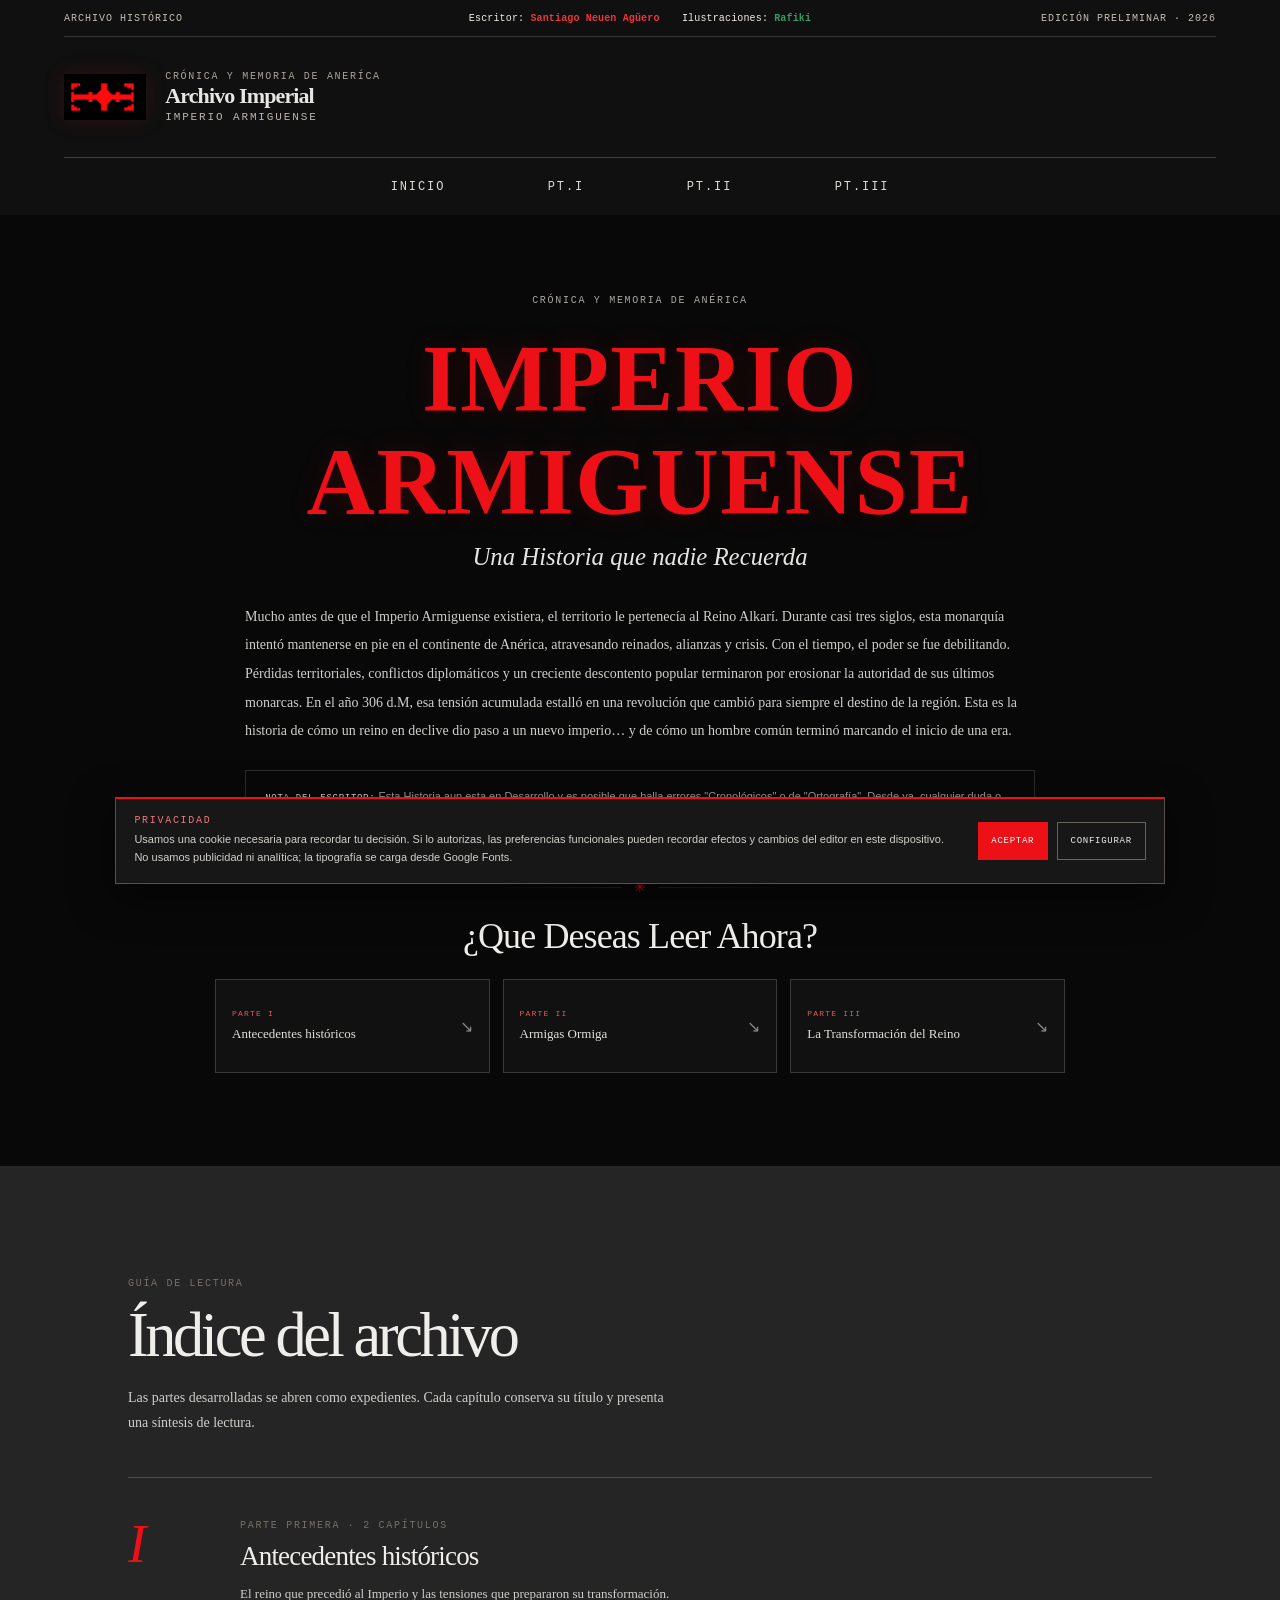
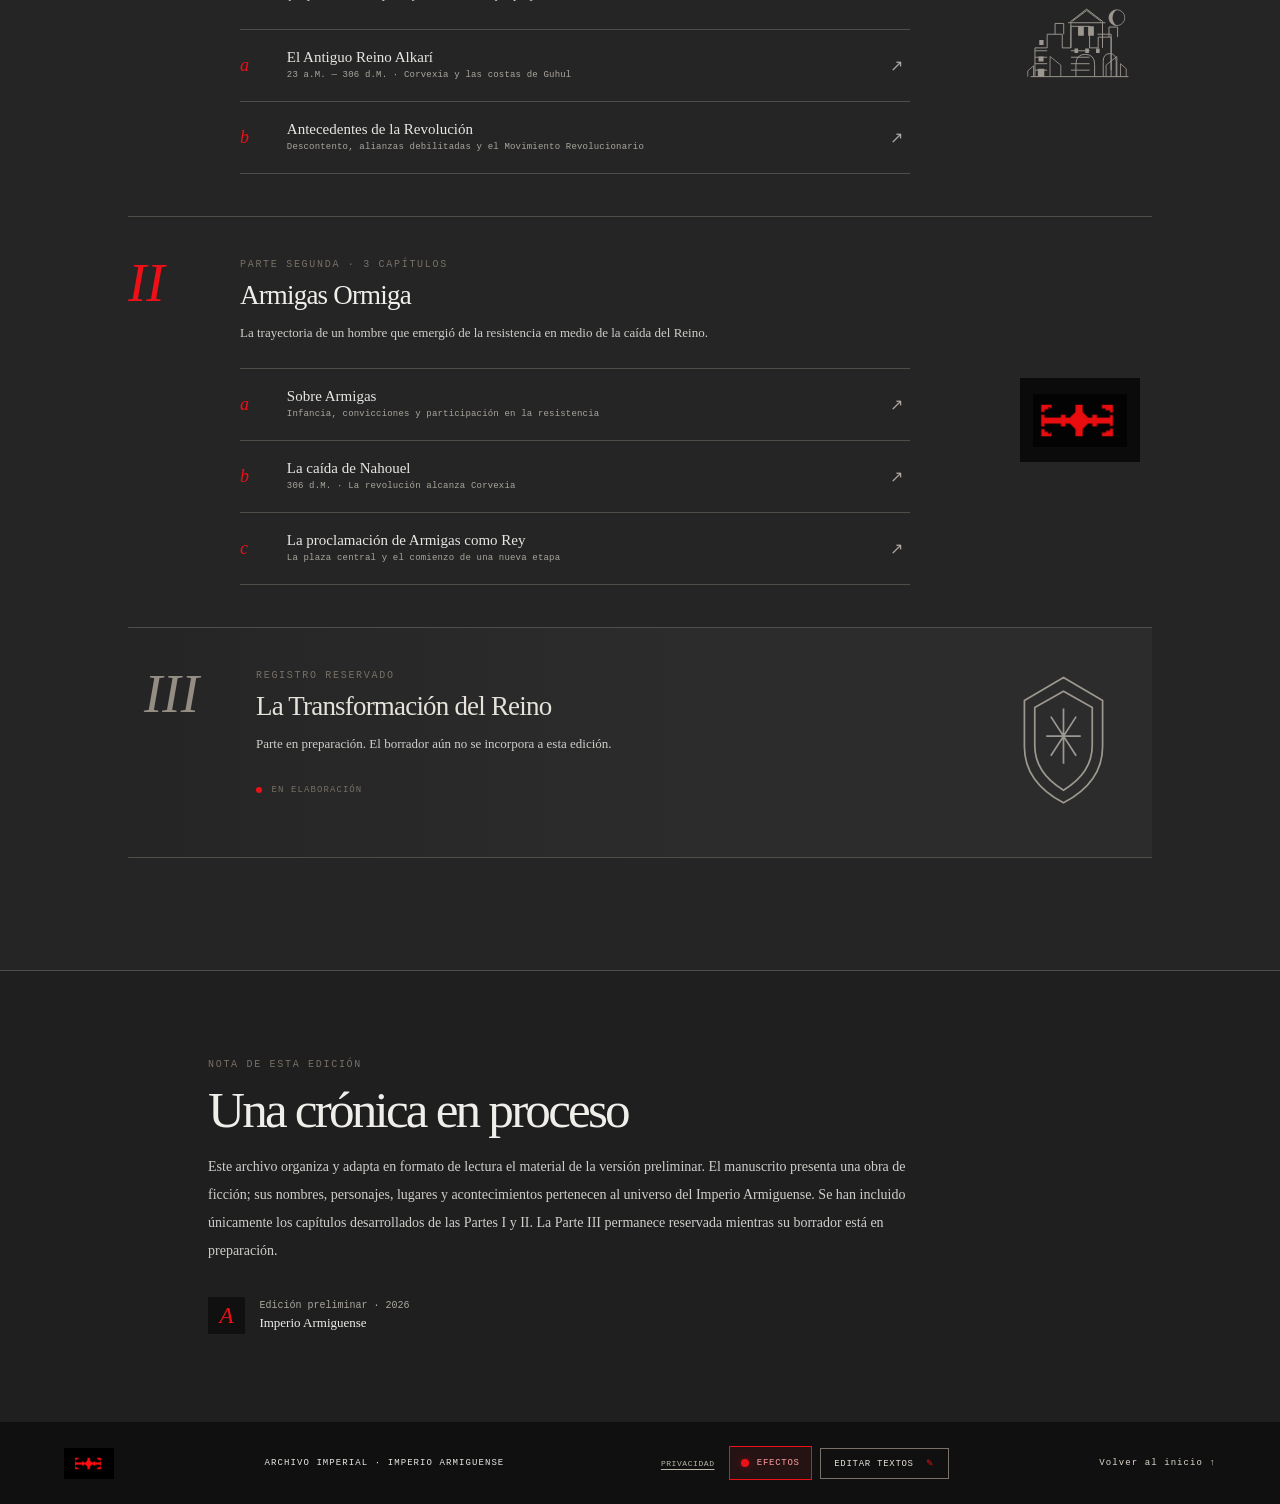
<file: index.html>
<!doctype html>
<html lang="es">
<head>
  <meta charset="utf-8">
  <meta http-equiv="Content-Security-Policy" content="default-src 'self'; base-uri 'self'; object-src 'none'; form-action 'self'; img-src 'self' data:; script-src 'self'; style-src 'self' 'unsafe-inline' https://fonts.googleapis.com; font-src 'self' https://fonts.gstatic.com; connect-src 'self'; upgrade-insecure-requests">
  <meta name="referrer" content="strict-origin-when-cross-origin">
  <meta name="viewport" content="width=device-width, initial-scale=1">
  <meta name="theme-color" content="#11100f">
  <meta name="description" content="Archivo histórico del Imperio Armiguense. Edición preliminar para consulta y lectura.">
  <title>Archivo Imperial · Imperio Armiguense</title>
  <link rel="stylesheet" href="styles.css">
</head>
<body>
  <a class="skip-link" href="#contenido">Saltar al contenido</a>
  <header class="masthead" id="inicio">
    <div class="topline"><span>ARCHIVO HISTÓRICO</span><span class="topline-credits"><span><strong>Escritor:</strong> <a class="credit-author" href="https://www.instagram.com/armigas.a/" target="_blank" rel="noopener noreferrer">Santiago Neuen Agüero</a></span><span><strong>Ilustraciones:</strong> <a class="credit-illustrator" href="https://www.tiktok.com/@raficordio" target="_blank" rel="noopener noreferrer">Rafiki</a></span></span><span>EDICIÓN PRELIMINAR · 2026</span></div>
    <div class="masthead-main">
      <a class="sigil" href="#inicio" aria-label="Inicio del Archivo Imperial"><img src="estandarte-armiguense.png" alt="Estandarte rojo del Imperio Armiguense"></a>
      <div class="masthead-copy"><p class="eyebrow">Crónica y memoria de Aneríca</p><a class="wordmark" href="#inicio">Archivo Imperial</a><p class="subtitle">Imperio Armiguense</p></div>
    </div>
    <nav class="site-nav" id="site-nav" aria-label="Navegación principal">
      <a href="index.html#portada">INICIO</a><a href="parte-i.html#top-parte-i">PT.I</a><a href="parte-ii.html#top-parte-ii">PT.II</a><a href="parte-iii.html#top-parte-iii">PT.III</a>
    </nav>
  </header>

  <main id="contenido">
    <section class="hero home-hero" id="portada" aria-labelledby="hero-title">
      <div class="home-particles" aria-hidden="true"><i></i><i></i><i></i><i></i><i></i><i></i><i></i><i></i><i></i><i></i><i></i><i></i></div>
      <div class="home-content">
        <p class="eyebrow">Crónica y memoria de Anérica</p>
        <h1 id="hero-title">IMPERIO ARMIGUENSE</h1>
        <p class="home-subtitle">Una Historia que nadie Recuerda</p>
        <p class="home-intro">Mucho antes de que el Imperio Armiguense existiera, el territorio le pertenecía al Reino Alkarí. Durante casi tres siglos, esta monarquía intentó mantenerse en pie en el continente de Anérica, atravesando reinados, alianzas y crisis. Con el tiempo, el poder se fue debilitando. Pérdidas territoriales, conflictos diplomáticos y un creciente descontento popular terminaron por erosionar la autoridad de sus últimos monarcas. En el año 306 d.M, esa tensión acumulada estalló en una revolución que cambió para siempre el destino de la región. Esta es la historia de cómo un reino en declive dio paso a un nuevo imperio… y de cómo un hombre común terminó marcando el inicio de una era.</p>
        <p class="writer-note"><strong>Nota del Escritor:</strong> <span>Esta Historia aun esta en Desarrollo y es posible que halla errores "Cronológicos" o de "Ortografía". Desde ya, cualquier duda o Consulta, contactarse al Gmail:</span> <a href="mailto:armigas.aa@gmail.com">armigas.aa@gmail.com</a>.</p>
        <div class="home-divider"><span></span><i aria-hidden="true">✳</i><span></span></div>
        <h2 class="home-question">¿Que Deseas Leer Ahora?</h2>
        <div class="home-part-links"><a href="parte-i.html#top-parte-i"><span>PARTE I</span><strong>Antecedentes históricos</strong><i aria-hidden="true">↘</i></a><a href="parte-ii.html#top-parte-ii"><span>PARTE II</span><strong>Armigas Ormiga</strong><i aria-hidden="true">↘</i></a><a href="parte-iii.html#top-parte-iii"><span>PARTE III</span><strong>La Transformación del Reino</strong><i aria-hidden="true">↘</i></a></div>
      </div>
    </section>

    <section class="archive-section" id="indice" aria-labelledby="index-title">
      <div class="section-heading"><p class="eyebrow">Guía de lectura</p><h2 id="index-title">Índice del archivo</h2><p class="section-note">Las partes desarrolladas se abren como expedientes. Cada capítulo conserva su título y presenta una síntesis de lectura.</p></div>
      <div class="part-list">
        <article class="part-card" id="parte-i">
          <div class="part-number">I</div><div class="part-body"><p class="eyebrow">Parte primera · 2 capítulos</p><h3>Antecedentes históricos</h3><p>El reino que precedió al Imperio y las tensiones que prepararon su transformación.</p>
            <div class="chapter-list">
              <a class="chapter" href="parte-i.html#capitulo-alkari"><span class="chapter-letter">a</span><span><strong>El Antiguo Reino Alkarí</strong><small>23 a.M. — 306 d.M. · Corvexia y las costas de Guhul</small></span><span class="arrow">↗</span></a>
              <a class="chapter" href="parte-i.html#capitulo-revolucion"><span class="chapter-letter">b</span><span><strong>Antecedentes de la Revolución</strong><small>Descontento, alianzas debilitadas y el Movimiento Revolucionario</small></span><span class="arrow">↗</span></a>
            </div>
          </div>
          <div class="part-ornament city-ornament" aria-hidden="true"><svg viewBox="0 0 160 130"><path d="M12 108h136M18 108V68h17V49h21v19h12V38h26v30h12V53h18v55M18 72h17m-17 9h17m-17 9h17m-17 9h17M68 72h26m-26 9h26m-26 9h26m-26 9h26m11-50h19v50" fill="none" stroke="currentColor" stroke-width="1.35"/><path d="M68 68V31l22-17 22 17v37M64 33h52M70 31l20-15 20 15M46 49V34h12v15M121 53V39h12v14M75 108V91q0-14 13-14t13 14v17M113 108V87q0-11 9-11t9 11v21" fill="none" stroke="currentColor" stroke-width="1.35"/><path d="M78 38h8v13h-8zm14 0h8v13h-8zM24 57h6v7h-6zm-1 23h7v7h-7zm-1 17h9v11h-9zm51-28h5v6h-5zm15 0h5v6h-5zm15 0h5v6h-5z" fill="currentColor"/><path d="M8 108v-8l8-7v15m121 0V90l8 7v11M39 108V80l15 12v16m78 0V80l-15 12v16" fill="none" stroke="currentColor" stroke-width="1.2"/><circle cx="132" cy="26" r="11" fill="none" stroke="currentColor" stroke-width="1.1"/><path d="M132 15a11 11 0 1 0 0 22 13 13 0 0 1 0-22" fill="currentColor"/></svg></div>
        </article>
        <article class="part-card" id="parte-ii">
          <div class="part-number">II</div><div class="part-body"><p class="eyebrow">Parte segunda · 3 capítulos</p><h3>Armigas Ormiga</h3><p>La trayectoria de un hombre que emergió de la resistencia en medio de la caída del Reino.</p>
            <div class="chapter-list">
              <a class="chapter" href="parte-ii.html#capitulo-armigas"><span class="chapter-letter">a</span><span><strong>Sobre Armigas</strong><small>Infancia, convicciones y participación en la resistencia</small></span><span class="arrow">↗</span></a>
              <a class="chapter" href="parte-ii.html#capitulo-nahouel"><span class="chapter-letter">b</span><span><strong>La caída de Nahouel</strong><small>306 d.M. · La revolución alcanza Corvexia</small></span><span class="arrow">↗</span></a>
              <a class="chapter" href="parte-ii.html#capitulo-proclamacion"><span class="chapter-letter">c</span><span><strong>La proclamación de Armigas como Rey</strong><small>La plaza central y el comienzo de una nueva etapa</small></span><span class="arrow">↗</span></a>
            </div>
          </div>
          <div class="part-ornament emblem-ornament" aria-hidden="true"><img src="estandarte-armiguense.png" alt=""></div>
        </article>
        <article class="part-card future" id="parte-iii" aria-label="Parte III en preparación">
          <div class="part-number">III</div><div class="part-body"><p class="eyebrow">Registro reservado</p><h3>La Transformación del Reino</h3><p>Parte en preparación. El borrador aún no se incorpora a esta edición.</p><span class="coming"><i></i> En elaboración</span></div>
          <div class="part-ornament" aria-hidden="true"><svg viewBox="0 0 100 130"><path d="M50 10 84 30v40c0 23-15 39-34 49C31 109 16 93 16 70V30zM50 22 75 36v33c0 17-10 30-25 39C35 99 25 86 25 69V36z" fill="none" stroke="currentColor" stroke-width="1.5"/><path d="M50 37v48m-15-24h30m-26-17 22 34m0-34L39 78" stroke="currentColor" stroke-width="1.5"/></svg></div>
        </article>
      </div>
    </section>

    

    <section class="editorial-note" id="nota-editorial"><p class="eyebrow">Nota de esta edición</p><h2>Una crónica en proceso</h2><p>Este archivo organiza y adapta en formato de lectura el material de la versión preliminar. El manuscrito presenta una obra de ficción; sus nombres, personajes, lugares y acontecimientos pertenecen al universo del Imperio Armiguense. Se han incluido únicamente los capítulos desarrollados de las Partes I y II. La Parte III permanece reservada mientras su borrador está en preparación.</p><div class="editorial-signature"><span class="signature-mark">A</span><span>Edición preliminar · 2026<br><strong>Imperio Armiguense</strong></span></div></section>
  </main>
  <footer class="footer"><a class="footer-mark" href="#inicio"><img src="estandarte-armiguense.png" alt=""></a><span>ARCHIVO IMPERIAL · IMPERIO ARMIGUENSE</span><div class="footer-controls"><button class="privacy-link" id="privacy-settings" type="button">Privacidad</button><button class="effects-toggle" id="effects-toggle" type="button" aria-pressed="false" aria-label="Efectos desactivados"><span class="effects-indicator" aria-hidden="true"></span><span>Efectos</span></button><button class="footer-edit-button" id="edit-text-button" type="button" aria-haspopup="dialog">Editar textos <span aria-hidden="true">✎</span></button></div><a href="#inicio">Volver al inicio ↑</a></footer>
  <dialog class="editor-dialog" id="editor-dialog" aria-labelledby="editor-title">
    <div class="editor-card">
      <section id="editor-welcome">
        <p class="eyebrow">MODO EDITOR</p><h2 id="editor-title">¿Deseas Activar el Modo de Edición?</h2>
        <p class="editor-description">Este Modo Únicamente está habilitado para que “El Administrador” pueda Editarlo Libremente.</p>
        <p class="editor-scope"><strong>¿Por qué?</strong> Este sitio está diseñado para explicar de manera educativa su contenido, es por ello que no se puede permitir que cualquiera “Tenga Acceso” a editar o modificar.</p>
        <button class="editor-primary" id="start-editing" type="button">Activar Edición</button>
      </section>
      <section id="editor-password-step" hidden aria-labelledby="password-title">
        <p class="eyebrow">MODO EDITOR · ACCESO RESTRINGIDO</p><h2 id="password-title">Verificación del Administrador</h2>
        <form id="password-form" novalidate>
          <label class="password-label" for="editor-password">Contraseña</label><input class="password-input" id="editor-password" type="password" autocomplete="current-password" required>
          <p class="password-error" id="password-error" role="alert" aria-live="assertive"></p>
          <div class="editor-actions"><button class="editor-primary" type="submit">ACCEDER</button><button class="editor-secondary" id="give-up" type="button">Me doy por Vencido</button></div>
        </form>
      </section>
      <p class="editor-status" id="editor-status" role="status" aria-live="polite"></p>
    </div>
  </dialog>
  <div class="edit-toolbar" id="edit-toolbar" hidden role="region" aria-label="Controles de edición">
    <div class="toolbar-heading"><span><i aria-hidden="true"></i>Modo de edición activo</span><small>Selecciona un texto o una imagen para editarla.</small></div>
    <div class="editor-style-controls"><label>Color <input id="editor-color" type="color" value="#eeeeee" disabled></label><label>Tamaño <input id="editor-font-size" type="range" min="12" max="36" step="1" value="16" disabled><output id="font-size-output">16 px</output></label><label class="toolbar-image-button">Añadir imagen <input id="editor-image-file" type="file" accept="image/png,image/jpeg,image/webp"></label><label>Alinear imagen <select id="image-alignment" disabled><option value="left">Izquierda</option><option value="center" selected>Centro</option><option value="right">Derecha</option></select></label></div>
    <p class="toolbar-status" id="toolbar-status" role="status" aria-live="polite"></p><div class="toolbar-actions"><button class="toolbar-discard" id="discard-edits" type="button">Descartar</button><button class="toolbar-save" id="save-edits" type="button">Guardar cambios</button></div>
  </div>
  <dialog class="save-confirmation" id="save-confirmation" aria-labelledby="save-confirmation-title"><div class="editor-card"><p class="eyebrow">CONFIRMACIÓN</p><h2 id="save-confirmation-title">¿Guardar estos cambios?</h2><p class="editor-description">Se guardarán en este navegador para esta página.</p><div class="editor-actions"><button class="editor-primary" id="confirm-save" type="button">ACEPTAR</button><button class="editor-secondary" id="reject-save" type="button">RECHAZAR</button></div></div></dialog>
  <section class="cookie-banner" id="cookie-banner" hidden aria-label="Preferencias de cookies"><div><p class="eyebrow">PRIVACIDAD</p><p>Usamos una cookie necesaria para recordar tu decisión. Si lo autorizas, las preferencias funcionales pueden recordar efectos y cambios del editor en este dispositivo. No usamos publicidad ni analítica; la tipografía se carga desde Google Fonts.</p></div><div class="cookie-actions"><button id="accept-cookies" type="button">Aceptar</button><button id="configure-cookies" type="button">Configurar</button></div></section>
  <dialog class="cookie-dialog" id="cookie-dialog" aria-labelledby="cookie-title"><div class="editor-card"><p class="eyebrow">PREFERENCIAS DE PRIVACIDAD</p><h2 id="cookie-title">Configurar cookies</h2><p class="editor-description">No usamos cookies publicitarias ni herramientas de analítica; la tipografía se carga desde Google Fonts.</p><label class="cookie-option"><span><strong>Necesaria</strong><small>Recuerda tu decisión de privacidad.</small></span><input type="checkbox" checked disabled aria-label="Cookie necesaria activa"></label><label class="cookie-option"><span><strong>Preferencias funcionales</strong><small>Recuerdan efectos y cambios locales del editor.</small></span><input id="cookie-preferences" type="checkbox"></label><p class="cookie-status" id="cookie-status" role="status" aria-live="polite"></p><div class="editor-actions"><button class="editor-primary" id="save-cookie-settings" type="button">Guardar selección</button><button class="editor-secondary" id="cancel-cookie-settings" type="button">Volver</button></div></div></dialog>
  <div class="editor-toast" id="editor-toast" role="status" aria-live="polite" hidden></div>
  <script src="site.js" defer></script></body>
</html>
</file>
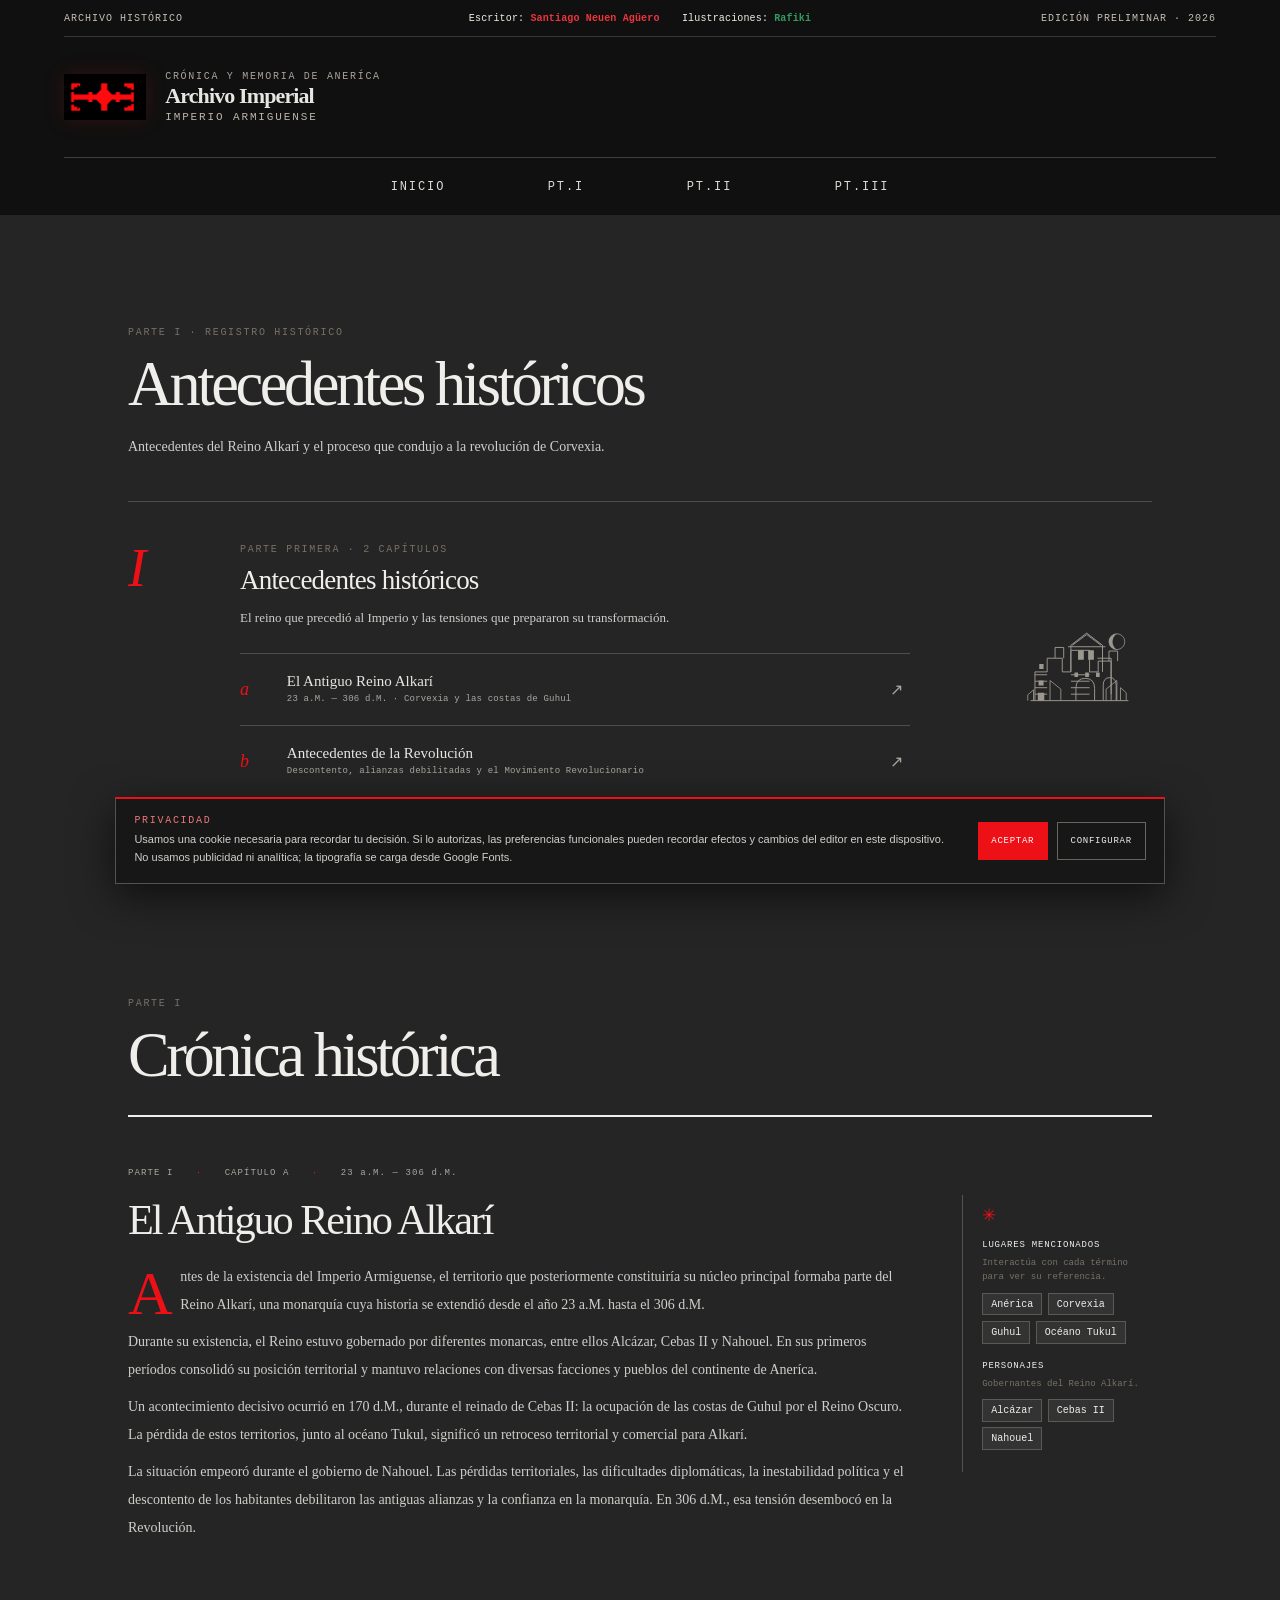
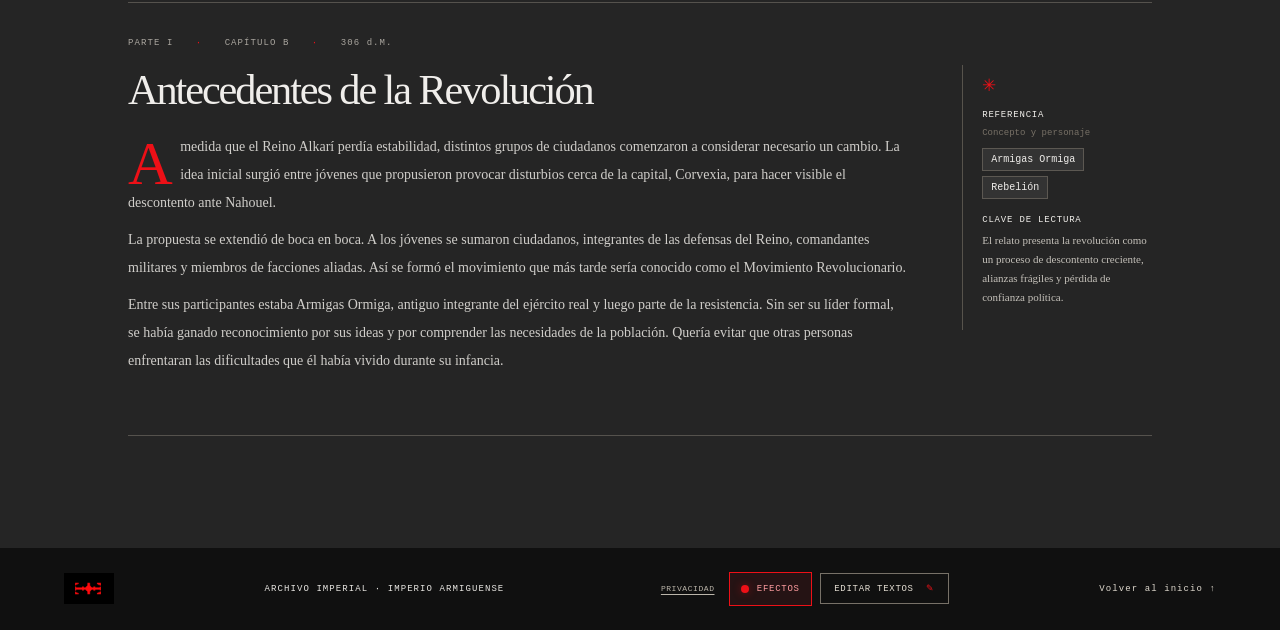
<file: parte-i.html>
<!doctype html><html lang="es"><head><meta charset="utf-8"><meta http-equiv="Content-Security-Policy" content="default-src 'self'; base-uri 'self'; object-src 'none'; form-action 'self'; img-src 'self' data:; script-src 'self'; style-src 'self' 'unsafe-inline' https://fonts.googleapis.com; font-src 'self' https://fonts.gstatic.com; connect-src 'self'; upgrade-insecure-requests"><meta name="referrer" content="strict-origin-when-cross-origin"><meta name="viewport" content="width=device-width, initial-scale=1"><meta name="theme-color" content="#11100f"><link rel="stylesheet" href="styles.css"><title>Parte I · Antecedentes históricos</title></head><body><a class="skip-link" href="#contenido">Saltar al contenido</a><header class="masthead" id="inicio">
    <div class="topline"><span>ARCHIVO HISTÓRICO</span><span class="topline-credits"><span><strong>Escritor:</strong> <a class="credit-author" href="https://www.instagram.com/armigas.a/" target="_blank" rel="noopener noreferrer">Santiago Neuen Agüero</a></span><span><strong>Ilustraciones:</strong> <a class="credit-illustrator" href="https://www.tiktok.com/@raficordio" target="_blank" rel="noopener noreferrer">Rafiki</a></span></span><span>EDICIÓN PRELIMINAR · 2026</span></div>
    <div class="masthead-main">
      <a class="sigil" href="#inicio" aria-label="Inicio del Archivo Imperial"><img src="estandarte-armiguense.png" alt="Estandarte rojo del Imperio Armiguense"></a>
      <div class="masthead-copy"><p class="eyebrow">Crónica y memoria de Aneríca</p><a class="wordmark" href="#inicio">Archivo Imperial</a><p class="subtitle">Imperio Armiguense</p></div>
    </div>
    <nav class="site-nav" id="site-nav" aria-label="Navegación principal">
      <a href="index.html#portada">INICIO</a><a href="parte-i.html#top-parte-i">PT.I</a><a href="parte-ii.html#top-parte-ii">PT.II</a><a href="parte-iii.html#top-parte-iii">PT.III</a>
    </nav>
  </header><main id="contenido"><section class="archive-section" id="top-parte-i"><div class="section-heading"><p class="eyebrow">PARTE I · REGISTRO HISTÓRICO</p><h2>Antecedentes históricos</h2><p class="section-note">Antecedentes del Reino Alkarí y el proceso que condujo a la revolución de Corvexia.</p></div><div class="part-list"><article class="part-card" id="parte-i">
          <div class="part-number">I</div><div class="part-body"><p class="eyebrow">Parte primera · 2 capítulos</p><h3>Antecedentes históricos</h3><p>El reino que precedió al Imperio y las tensiones que prepararon su transformación.</p>
            <div class="chapter-list">
              <a class="chapter" href="#capitulo-alkari"><span class="chapter-letter">a</span><span><strong>El Antiguo Reino Alkarí</strong><small>23 a.M. — 306 d.M. · Corvexia y las costas de Guhul</small></span><span class="arrow">↗</span></a>
              <a class="chapter" href="#capitulo-revolucion"><span class="chapter-letter">b</span><span><strong>Antecedentes de la Revolución</strong><small>Descontento, alianzas debilitadas y el Movimiento Revolucionario</small></span><span class="arrow">↗</span></a>
            </div>
          </div>
          <div class="part-ornament city-ornament" aria-hidden="true"><svg viewBox="0 0 160 130"><path d="M12 108h136M18 108V68h17V49h21v19h12V38h26v30h12V53h18v55M18 72h17m-17 9h17m-17 9h17m-17 9h17M68 72h26m-26 9h26m-26 9h26m-26 9h26m11-50h19v50" fill="none" stroke="currentColor" stroke-width="1.35"/><path d="M68 68V31l22-17 22 17v37M64 33h52M70 31l20-15 20 15M46 49V34h12v15M121 53V39h12v14M75 108V91q0-14 13-14t13 14v17M113 108V87q0-11 9-11t9 11v21" fill="none" stroke="currentColor" stroke-width="1.35"/><path d="M78 38h8v13h-8zm14 0h8v13h-8zM24 57h6v7h-6zm-1 23h7v7h-7zm-1 17h9v11h-9zm51-28h5v6h-5zm15 0h5v6h-5zm15 0h5v6h-5z" fill="currentColor"/><path d="M8 108v-8l8-7v15m121 0V90l8 7v11M39 108V80l15 12v16m78 0V80l-15 12v16" fill="none" stroke="currentColor" stroke-width="1.2"/><circle cx="132" cy="26" r="11" fill="none" stroke="currentColor" stroke-width="1.1"/><path d="M132 15a11 11 0 1 0 0 22 13 13 0 0 1 0-22" fill="currentColor"/></svg></div>
        </article></div></section><section class="reading-section"><div class="reading-header"><div><p class="eyebrow">PARTE I</p><h2>Crónica histórica</h2></div></div><article class="chapter-entry" id="capitulo-alkari">
        <div class="entry-meta"><span>PARTE I</span><span>CAPÍTULO A</span><span>23 a.M. — 306 d.M.</span></div><div class="entry-layout"><div><h3>El Antiguo Reino Alkarí</h3><p class="dropcap">Antes de la existencia del Imperio Armiguense, el territorio que posteriormente constituiría su núcleo principal formaba parte del Reino Alkarí, una monarquía cuya historia se extendió desde el año 23 a.M. hasta el 306 d.M.</p><p>Durante su existencia, el Reino estuvo gobernado por diferentes monarcas, entre ellos Alcázar, Cebas II y Nahouel. En sus primeros períodos consolidó su posición territorial y mantuvo relaciones con diversas facciones y pueblos del continente de Aneríca.</p><p>Un acontecimiento decisivo ocurrió en 170 d.M., durante el reinado de Cebas II: la ocupación de las costas de Guhul por el Reino Oscuro. La pérdida de estos territorios, junto al océano Tukul, significó un retroceso territorial y comercial para Alkarí.</p><p>La situación empeoró durante el gobierno de Nahouel. Las pérdidas territoriales, las dificultades diplomáticas, la inestabilidad política y el descontento de los habitantes debilitaron las antiguas alianzas y la confianza en la monarquía. En 306 d.M., esa tensión desembocó en la Revolución.</p></div><aside class="margin-note glossary-note"><span class="note-symbol">✳</span><p class="note-heading"><strong>Lugares mencionados</strong><span>Interactúa con cada término para ver su referencia.</span></p><div class="glossary-list"><span class="glossary-item"><button class="glossary-trigger" aria-expanded="false" aria-describedby="tip-anerica">Anérica</button><span class="glossary-tooltip" id="tip-anerica" role="tooltip">Continente en el que se desarrollaron los principales acontecimientos históricos del Imperio Armiguense y de otros reinos y territorios.</span></span><span class="glossary-item"><button class="glossary-trigger" aria-expanded="false" aria-describedby="tip-corvexia">Corvexia</button><span class="glossary-tooltip" id="tip-corvexia" role="tooltip">Capital del Reino Alkarí y escenario de la revolución que puso fin al gobierno de Nahouel.</span></span><span class="glossary-item"><button class="glossary-trigger" aria-expanded="false" aria-describedby="tip-guhul">Guhul</button><span class="glossary-tooltip" id="tip-guhul" role="tooltip">Territorio costero del Reino Alkarí, ocupado por el Reino Oscuro en 170 d.M. y recuperado posteriormente por Armigas.</span></span><span class="glossary-item"><button class="glossary-trigger" aria-expanded="false" aria-describedby="tip-tukul">Océano Tukul</button><span class="glossary-tooltip" id="tip-tukul" role="tooltip">Cuerpo de agua que limita con las costas de Guhul, en la región de Anérica del Sur.</span></span></div><p class="note-heading people-heading"><strong>Personajes</strong><span>Gobernantes del Reino Alkarí.</span></p><div class="glossary-list"><span class="glossary-item"><button class="glossary-trigger" aria-expanded="false" aria-describedby="tip-alcazar">Alcázar</button><span class="glossary-tooltip" id="tip-alcazar" role="tooltip">Primer gobernante conocido del Reino Alkarí. Su mandato se extendió desde el 23 a.M. hasta el 107 d.M.</span></span><span class="glossary-item"><button class="glossary-trigger" aria-expanded="false" aria-describedby="tip-cebas">Cebas II</button><span class="glossary-tooltip" id="tip-cebas" role="tooltip">Segundo gobernante del Reino Alkarí. Durante su mandato, en 170 d.M., el Reino Oscuro ocupó las costas de Guhul.</span></span><span class="glossary-item"><button class="glossary-trigger" aria-expanded="false" aria-describedby="tip-nahouel">Nahouel</button><span class="glossary-tooltip" id="tip-nahouel" role="tooltip">Último rey del Reino Alkarí. Fue derrocado durante la revolución de Corvexia en 306 d.M.</span></span></div></aside></div>
      </article><article class="chapter-entry" id="capitulo-revolucion">
        <div class="entry-meta"><span>PARTE I</span><span>CAPÍTULO B</span><span>306 d.M.</span></div><div class="entry-layout"><div><h3>Antecedentes de la Revolución</h3><p class="dropcap">A medida que el Reino Alkarí perdía estabilidad, distintos grupos de ciudadanos comenzaron a considerar necesario un cambio. La idea inicial surgió entre jóvenes que propusieron provocar disturbios cerca de la capital, Corvexia, para hacer visible el descontento ante Nahouel.</p><p>La propuesta se extendió de boca en boca. A los jóvenes se sumaron ciudadanos, integrantes de las defensas del Reino, comandantes militares y miembros de facciones aliadas. Así se formó el movimiento que más tarde sería conocido como el Movimiento Revolucionario.</p><p>Entre sus participantes estaba Armigas Ormiga, antiguo integrante del ejército real y luego parte de la resistencia. Sin ser su líder formal, se había ganado reconocimiento por sus ideas y por comprender las necesidades de la población. Quería evitar que otras personas enfrentaran las dificultades que él había vivido durante su infancia.</p></div><aside class="margin-note glossary-note"><span class="note-symbol">✳</span><p class="note-heading"><strong>Referencia</strong><span>Concepto y personaje</span></p><div class="glossary-list"><span class="glossary-item"><button class="glossary-trigger" aria-expanded="false" aria-describedby="tip-armigas">Armigas Ormiga</button><span class="glossary-tooltip" id="tip-armigas" role="tooltip">Fundador del Imperio Armiguense y primer rey tras la caída del Reino Alkarí. Destacó por su compromiso con la población y su visión de gobierno.</span></span><span class="glossary-item"><button class="glossary-trigger" aria-expanded="false" aria-describedby="tip-rebelion">Rebelión</button><span class="glossary-tooltip" id="tip-rebelion" role="tooltip">Movimiento de oposición contra una autoridad establecida, generalmente motivado por el descontento o el rechazo a sus decisiones y formas de gobierno.</span></span></div><p><strong>Clave de lectura</strong>El relato presenta la revolución como un proceso de descontento creciente, alianzas frágiles y pérdida de confianza política.</p></aside></div>
      </article></section></main><footer class="footer"><a class="footer-mark" href="#inicio"><img src="estandarte-armiguense.png" alt=""></a><span>ARCHIVO IMPERIAL · IMPERIO ARMIGUENSE</span><div class="footer-controls"><button class="privacy-link" id="privacy-settings" type="button">Privacidad</button><button class="effects-toggle" id="effects-toggle" type="button" aria-pressed="false" aria-label="Efectos desactivados"><span class="effects-indicator" aria-hidden="true"></span><span>Efectos</span></button><button class="footer-edit-button" id="edit-text-button" type="button" aria-haspopup="dialog">Editar textos <span aria-hidden="true">✎</span></button></div><a href="#inicio">Volver al inicio ↑</a></footer>
  <dialog class="editor-dialog" id="editor-dialog" aria-labelledby="editor-title">
    <div class="editor-card">
      <section id="editor-welcome">
        <p class="eyebrow">MODO EDITOR</p><h2 id="editor-title">¿Deseas Activar el Modo de Edición?</h2>
        <p class="editor-description">Este Modo Únicamente está habilitado para que “El Administrador” pueda Editarlo Libremente.</p>
        <p class="editor-scope"><strong>¿Por qué?</strong> Este sitio está diseñado para explicar de manera educativa su contenido, es por ello que no se puede permitir que cualquiera “Tenga Acceso” a editar o modificar.</p>
        <button class="editor-primary" id="start-editing" type="button">Activar Edición</button>
      </section>
      <section id="editor-password-step" hidden aria-labelledby="password-title">
        <p class="eyebrow">MODO EDITOR · ACCESO RESTRINGIDO</p><h2 id="password-title">Verificación del Administrador</h2>
        <form id="password-form" novalidate>
          <label class="password-label" for="editor-password">Contraseña</label><input class="password-input" id="editor-password" type="password" autocomplete="current-password" required>
          <p class="password-error" id="password-error" role="alert" aria-live="assertive"></p>
          <div class="editor-actions"><button class="editor-primary" type="submit">ACCEDER</button><button class="editor-secondary" id="give-up" type="button">Me doy por Vencido</button></div>
        </form>
      </section>
      <p class="editor-status" id="editor-status" role="status" aria-live="polite"></p>
    </div>
  </dialog>
  <div class="edit-toolbar" id="edit-toolbar" hidden role="region" aria-label="Controles de edición">
    <div class="toolbar-heading"><span><i aria-hidden="true"></i>Modo de edición activo</span><small>Selecciona un texto o una imagen para editarla.</small></div>
    <div class="editor-style-controls"><label>Color <input id="editor-color" type="color" value="#eeeeee" disabled></label><label>Tamaño <input id="editor-font-size" type="range" min="12" max="36" step="1" value="16" disabled><output id="font-size-output">16 px</output></label><label class="toolbar-image-button">Añadir imagen <input id="editor-image-file" type="file" accept="image/png,image/jpeg,image/webp"></label><label>Alinear imagen <select id="image-alignment" disabled><option value="left">Izquierda</option><option value="center" selected>Centro</option><option value="right">Derecha</option></select></label></div>
    <p class="toolbar-status" id="toolbar-status" role="status" aria-live="polite"></p><div class="toolbar-actions"><button class="toolbar-discard" id="discard-edits" type="button">Descartar</button><button class="toolbar-save" id="save-edits" type="button">Guardar cambios</button></div>
  </div>
  <dialog class="save-confirmation" id="save-confirmation" aria-labelledby="save-confirmation-title"><div class="editor-card"><p class="eyebrow">CONFIRMACIÓN</p><h2 id="save-confirmation-title">¿Guardar estos cambios?</h2><p class="editor-description">Se guardarán en este navegador para esta página.</p><div class="editor-actions"><button class="editor-primary" id="confirm-save" type="button">ACEPTAR</button><button class="editor-secondary" id="reject-save" type="button">RECHAZAR</button></div></div></dialog>
  <section class="cookie-banner" id="cookie-banner" hidden aria-label="Preferencias de cookies"><div><p class="eyebrow">PRIVACIDAD</p><p>Usamos una cookie necesaria para recordar tu decisión. Si lo autorizas, las preferencias funcionales pueden recordar efectos y cambios del editor en este dispositivo. No usamos publicidad ni analítica; la tipografía se carga desde Google Fonts.</p></div><div class="cookie-actions"><button id="accept-cookies" type="button">Aceptar</button><button id="configure-cookies" type="button">Configurar</button></div></section>
  <dialog class="cookie-dialog" id="cookie-dialog" aria-labelledby="cookie-title"><div class="editor-card"><p class="eyebrow">PREFERENCIAS DE PRIVACIDAD</p><h2 id="cookie-title">Configurar cookies</h2><p class="editor-description">No usamos cookies publicitarias ni herramientas de analítica; la tipografía se carga desde Google Fonts.</p><label class="cookie-option"><span><strong>Necesaria</strong><small>Recuerda tu decisión de privacidad.</small></span><input type="checkbox" checked disabled aria-label="Cookie necesaria activa"></label><label class="cookie-option"><span><strong>Preferencias funcionales</strong><small>Recuerdan efectos y cambios locales del editor.</small></span><input id="cookie-preferences" type="checkbox"></label><p class="cookie-status" id="cookie-status" role="status" aria-live="polite"></p><div class="editor-actions"><button class="editor-primary" id="save-cookie-settings" type="button">Guardar selección</button><button class="editor-secondary" id="cancel-cookie-settings" type="button">Volver</button></div></div></dialog>
  <div class="editor-toast" id="editor-toast" role="status" aria-live="polite" hidden></div>
  <script src="site.js" defer></script></body></html>
</file>
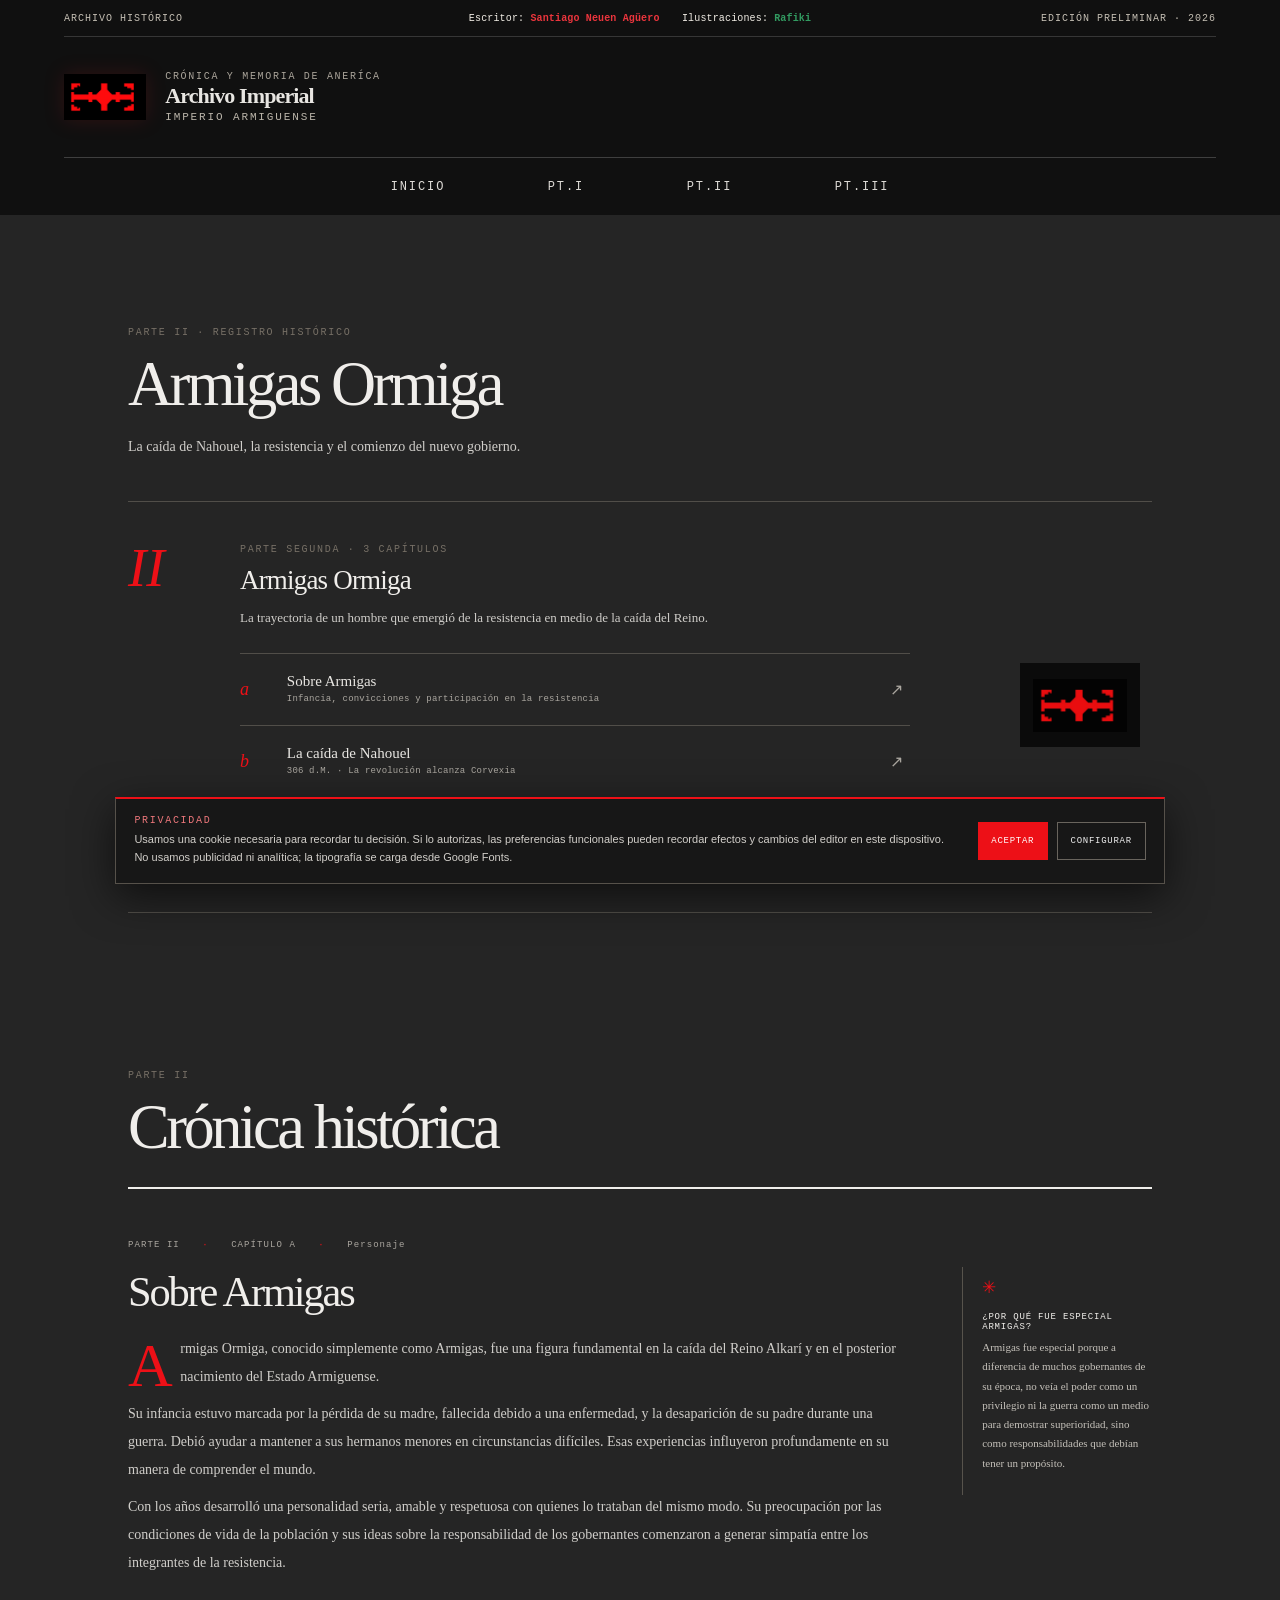
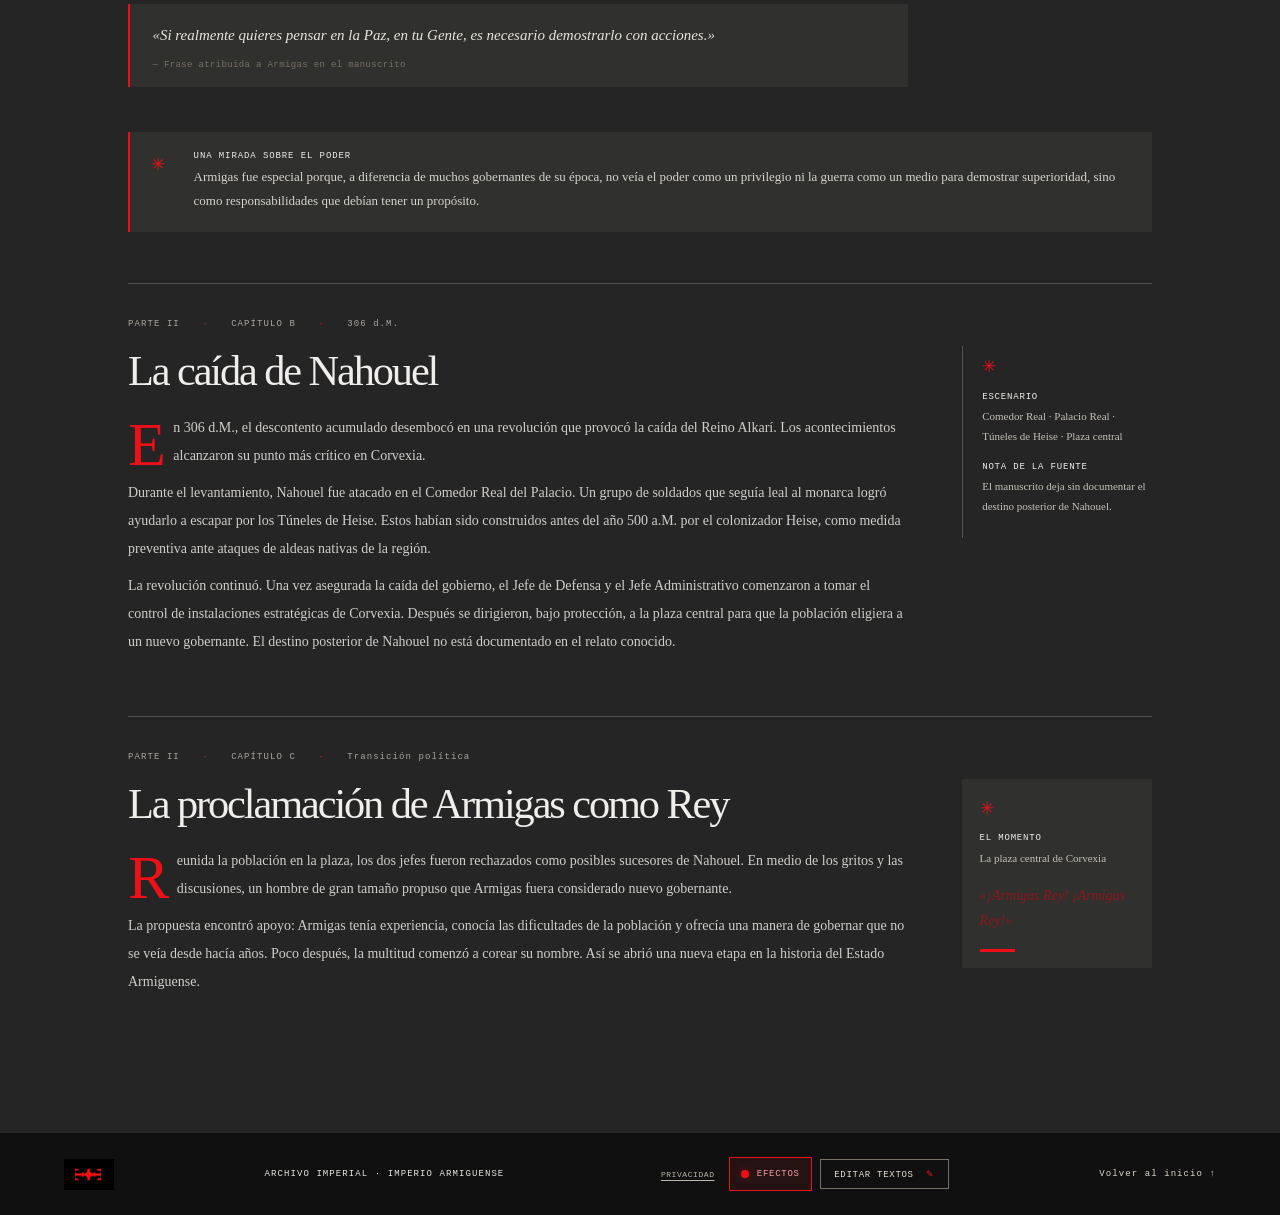
<file: parte-ii.html>
<!doctype html><html lang="es"><head><meta charset="utf-8"><meta http-equiv="Content-Security-Policy" content="default-src 'self'; base-uri 'self'; object-src 'none'; form-action 'self'; img-src 'self' data:; script-src 'self'; style-src 'self' 'unsafe-inline' https://fonts.googleapis.com; font-src 'self' https://fonts.gstatic.com; connect-src 'self'; upgrade-insecure-requests"><meta name="referrer" content="strict-origin-when-cross-origin"><meta name="viewport" content="width=device-width, initial-scale=1"><meta name="theme-color" content="#11100f"><link rel="stylesheet" href="styles.css"><title>Parte II · Armigas Ormiga</title></head><body><a class="skip-link" href="#contenido">Saltar al contenido</a><header class="masthead" id="inicio">
    <div class="topline"><span>ARCHIVO HISTÓRICO</span><span class="topline-credits"><span><strong>Escritor:</strong> <a class="credit-author" href="https://www.instagram.com/armigas.a/" target="_blank" rel="noopener noreferrer">Santiago Neuen Agüero</a></span><span><strong>Ilustraciones:</strong> <a class="credit-illustrator" href="https://www.tiktok.com/@raficordio" target="_blank" rel="noopener noreferrer">Rafiki</a></span></span><span>EDICIÓN PRELIMINAR · 2026</span></div>
    <div class="masthead-main">
      <a class="sigil" href="#inicio" aria-label="Inicio del Archivo Imperial"><img src="estandarte-armiguense.png" alt="Estandarte rojo del Imperio Armiguense"></a>
      <div class="masthead-copy"><p class="eyebrow">Crónica y memoria de Aneríca</p><a class="wordmark" href="#inicio">Archivo Imperial</a><p class="subtitle">Imperio Armiguense</p></div>
    </div>
    <nav class="site-nav" id="site-nav" aria-label="Navegación principal">
      <a href="index.html#portada">INICIO</a><a href="parte-i.html#top-parte-i">PT.I</a><a href="parte-ii.html#top-parte-ii">PT.II</a><a href="parte-iii.html#top-parte-iii">PT.III</a>
    </nav>
  </header><main id="contenido"><section class="archive-section" id="top-parte-ii"><div class="section-heading"><p class="eyebrow">PARTE II · REGISTRO HISTÓRICO</p><h2>Armigas Ormiga</h2><p class="section-note">La caída de Nahouel, la resistencia y el comienzo del nuevo gobierno.</p></div><div class="part-list"><article class="part-card" id="parte-ii">
          <div class="part-number">II</div><div class="part-body"><p class="eyebrow">Parte segunda · 3 capítulos</p><h3>Armigas Ormiga</h3><p>La trayectoria de un hombre que emergió de la resistencia en medio de la caída del Reino.</p>
            <div class="chapter-list">
              <a class="chapter" href="#capitulo-armigas"><span class="chapter-letter">a</span><span><strong>Sobre Armigas</strong><small>Infancia, convicciones y participación en la resistencia</small></span><span class="arrow">↗</span></a>
              <a class="chapter" href="#capitulo-nahouel"><span class="chapter-letter">b</span><span><strong>La caída de Nahouel</strong><small>306 d.M. · La revolución alcanza Corvexia</small></span><span class="arrow">↗</span></a>
              <a class="chapter" href="#capitulo-proclamacion"><span class="chapter-letter">c</span><span><strong>La proclamación de Armigas como Rey</strong><small>La plaza central y el comienzo de una nueva etapa</small></span><span class="arrow">↗</span></a>
            </div>
          </div>
          <div class="part-ornament emblem-ornament" aria-hidden="true"><img src="estandarte-armiguense.png" alt=""></div>
        </article></div></section><section class="reading-section"><div class="reading-header"><div><p class="eyebrow">PARTE II</p><h2>Crónica histórica</h2></div></div><article class="chapter-entry" id="capitulo-armigas">
        <div class="entry-meta"><span>PARTE II</span><span>CAPÍTULO A</span><span>Personaje</span></div><div class="entry-layout"><div><h3>Sobre Armigas</h3><p class="dropcap">Armigas Ormiga, conocido simplemente como Armigas, fue una figura fundamental en la caída del Reino Alkarí y en el posterior nacimiento del Estado Armiguense.</p><p>Su infancia estuvo marcada por la pérdida de su madre, fallecida debido a una enfermedad, y la desaparición de su padre durante una guerra. Debió ayudar a mantener a sus hermanos menores en circunstancias difíciles. Esas experiencias influyeron profundamente en su manera de comprender el mundo.</p><p>Con los años desarrolló una personalidad seria, amable y respetuosa con quienes lo trataban del mismo modo. Su preocupación por las condiciones de vida de la población y sus ideas sobre la responsabilidad de los gobernantes comenzaron a generar simpatía entre los integrantes de la resistencia.</p><blockquote>«Si realmente quieres pensar en la Paz, en tu Gente, es necesario demostrarlo con acciones.»<cite>— Frase atribuida a Armigas en el manuscrito</cite></blockquote></div><aside class="margin-note armigas-reference"><span class="note-symbol">✳</span><div class="armigas-reference-copy"><strong>¿Por qué fue Especial Armigas?</strong><p>Armigas fue especial porque a diferencia de muchos gobernantes de su época, no veía el poder como un privilegio ni la guerra como un medio para demostrar superioridad, sino como responsabilidades que debían tener un propósito.</p></div></aside></div>
        <div class="armigas-detail"><span class="detail-mark" aria-hidden="true">✳</span><p><strong>Una mirada sobre el poder</strong>Armigas fue especial porque, a diferencia de muchos gobernantes de su época, no veía el poder como un privilegio ni la guerra como un medio para demostrar superioridad, sino como responsabilidades que debían tener un propósito.</p></div>
      </article><article class="chapter-entry" id="capitulo-nahouel">
        <div class="entry-meta"><span>PARTE II</span><span>CAPÍTULO B</span><span>306 d.M.</span></div><div class="entry-layout"><div><h3>La caída de Nahouel</h3><p class="dropcap">En 306 d.M., el descontento acumulado desembocó en una revolución que provocó la caída del Reino Alkarí. Los acontecimientos alcanzaron su punto más crítico en Corvexia.</p><p>Durante el levantamiento, Nahouel fue atacado en el Comedor Real del Palacio. Un grupo de soldados que seguía leal al monarca logró ayudarlo a escapar por los Túneles de Heise. Estos habían sido construidos antes del año 500 a.M. por el colonizador Heise, como medida preventiva ante ataques de aldeas nativas de la región.</p><p>La revolución continuó. Una vez asegurada la caída del gobierno, el Jefe de Defensa y el Jefe Administrativo comenzaron a tomar el control de instalaciones estratégicas de Corvexia. Después se dirigieron, bajo protección, a la plaza central para que la población eligiera a un nuevo gobernante. El destino posterior de Nahouel no está documentado en el relato conocido.</p></div><aside class="margin-note"><span class="note-symbol">✳</span><p><strong>Escenario</strong>Comedor Real · Palacio Real · Túneles de Heise · Plaza central</p><p><strong>Nota de la fuente</strong>El manuscrito deja sin documentar el destino posterior de Nahouel.</p></aside></div>
      </article><article class="chapter-entry last-entry" id="capitulo-proclamacion">
        <div class="entry-meta"><span>PARTE II</span><span>CAPÍTULO C</span><span>Transición política</span></div><div class="entry-layout"><div><h3>La proclamación de Armigas como Rey</h3><p class="dropcap">Reunida la población en la plaza, los dos jefes fueron rechazados como posibles sucesores de Nahouel. En medio de los gritos y las discusiones, un hombre de gran tamaño propuso que Armigas fuera considerado nuevo gobernante.</p><p>La propuesta encontró apoyo: Armigas tenía experiencia, conocía las dificultades de la población y ofrecía una manera de gobernar que no se veía desde hacía años. Poco después, la multitud comenzó a corear su nombre. Así se abrió una nueva etapa en la historia del Estado Armiguense.</p></div><aside class="margin-note proclamation-note"><span class="note-symbol">✳</span><p><strong>El momento</strong>La plaza central de Corvexia</p><p>«¡Armigas Rey! ¡Armigas Rey!»</p><span class="red-rule"></span></aside></div>
      </article></section></main><footer class="footer"><a class="footer-mark" href="#inicio"><img src="estandarte-armiguense.png" alt=""></a><span>ARCHIVO IMPERIAL · IMPERIO ARMIGUENSE</span><div class="footer-controls"><button class="privacy-link" id="privacy-settings" type="button">Privacidad</button><button class="effects-toggle" id="effects-toggle" type="button" aria-pressed="false" aria-label="Efectos desactivados"><span class="effects-indicator" aria-hidden="true"></span><span>Efectos</span></button><button class="footer-edit-button" id="edit-text-button" type="button" aria-haspopup="dialog">Editar textos <span aria-hidden="true">✎</span></button></div><a href="#inicio">Volver al inicio ↑</a></footer>
  <dialog class="editor-dialog" id="editor-dialog" aria-labelledby="editor-title">
    <div class="editor-card">
      <section id="editor-welcome">
        <p class="eyebrow">MODO EDITOR</p><h2 id="editor-title">¿Deseas Activar el Modo de Edición?</h2>
        <p class="editor-description">Este Modo Únicamente está habilitado para que “El Administrador” pueda Editarlo Libremente.</p>
        <p class="editor-scope"><strong>¿Por qué?</strong> Este sitio está diseñado para explicar de manera educativa su contenido, es por ello que no se puede permitir que cualquiera “Tenga Acceso” a editar o modificar.</p>
        <button class="editor-primary" id="start-editing" type="button">Activar Edición</button>
      </section>
      <section id="editor-password-step" hidden aria-labelledby="password-title">
        <p class="eyebrow">MODO EDITOR · ACCESO RESTRINGIDO</p><h2 id="password-title">Verificación del Administrador</h2>
        <form id="password-form" novalidate>
          <label class="password-label" for="editor-password">Contraseña</label><input class="password-input" id="editor-password" type="password" autocomplete="current-password" required>
          <p class="password-error" id="password-error" role="alert" aria-live="assertive"></p>
          <div class="editor-actions"><button class="editor-primary" type="submit">ACCEDER</button><button class="editor-secondary" id="give-up" type="button">Me doy por Vencido</button></div>
        </form>
      </section>
      <p class="editor-status" id="editor-status" role="status" aria-live="polite"></p>
    </div>
  </dialog>
  <div class="edit-toolbar" id="edit-toolbar" hidden role="region" aria-label="Controles de edición">
    <div class="toolbar-heading"><span><i aria-hidden="true"></i>Modo de edición activo</span><small>Selecciona un texto o una imagen para editarla.</small></div>
    <div class="editor-style-controls"><label>Color <input id="editor-color" type="color" value="#eeeeee" disabled></label><label>Tamaño <input id="editor-font-size" type="range" min="12" max="36" step="1" value="16" disabled><output id="font-size-output">16 px</output></label><label class="toolbar-image-button">Añadir imagen <input id="editor-image-file" type="file" accept="image/png,image/jpeg,image/webp"></label><label>Alinear imagen <select id="image-alignment" disabled><option value="left">Izquierda</option><option value="center" selected>Centro</option><option value="right">Derecha</option></select></label></div>
    <p class="toolbar-status" id="toolbar-status" role="status" aria-live="polite"></p><div class="toolbar-actions"><button class="toolbar-discard" id="discard-edits" type="button">Descartar</button><button class="toolbar-save" id="save-edits" type="button">Guardar cambios</button></div>
  </div>
  <dialog class="save-confirmation" id="save-confirmation" aria-labelledby="save-confirmation-title"><div class="editor-card"><p class="eyebrow">CONFIRMACIÓN</p><h2 id="save-confirmation-title">¿Guardar estos cambios?</h2><p class="editor-description">Se guardarán en este navegador para esta página.</p><div class="editor-actions"><button class="editor-primary" id="confirm-save" type="button">ACEPTAR</button><button class="editor-secondary" id="reject-save" type="button">RECHAZAR</button></div></div></dialog>
  <section class="cookie-banner" id="cookie-banner" hidden aria-label="Preferencias de cookies"><div><p class="eyebrow">PRIVACIDAD</p><p>Usamos una cookie necesaria para recordar tu decisión. Si lo autorizas, las preferencias funcionales pueden recordar efectos y cambios del editor en este dispositivo. No usamos publicidad ni analítica; la tipografía se carga desde Google Fonts.</p></div><div class="cookie-actions"><button id="accept-cookies" type="button">Aceptar</button><button id="configure-cookies" type="button">Configurar</button></div></section>
  <dialog class="cookie-dialog" id="cookie-dialog" aria-labelledby="cookie-title"><div class="editor-card"><p class="eyebrow">PREFERENCIAS DE PRIVACIDAD</p><h2 id="cookie-title">Configurar cookies</h2><p class="editor-description">No usamos cookies publicitarias ni herramientas de analítica; la tipografía se carga desde Google Fonts.</p><label class="cookie-option"><span><strong>Necesaria</strong><small>Recuerda tu decisión de privacidad.</small></span><input type="checkbox" checked disabled aria-label="Cookie necesaria activa"></label><label class="cookie-option"><span><strong>Preferencias funcionales</strong><small>Recuerdan efectos y cambios locales del editor.</small></span><input id="cookie-preferences" type="checkbox"></label><p class="cookie-status" id="cookie-status" role="status" aria-live="polite"></p><div class="editor-actions"><button class="editor-primary" id="save-cookie-settings" type="button">Guardar selección</button><button class="editor-secondary" id="cancel-cookie-settings" type="button">Volver</button></div></div></dialog>
  <div class="editor-toast" id="editor-toast" role="status" aria-live="polite" hidden></div>
  <script src="site.js" defer></script></body></html>
</file>
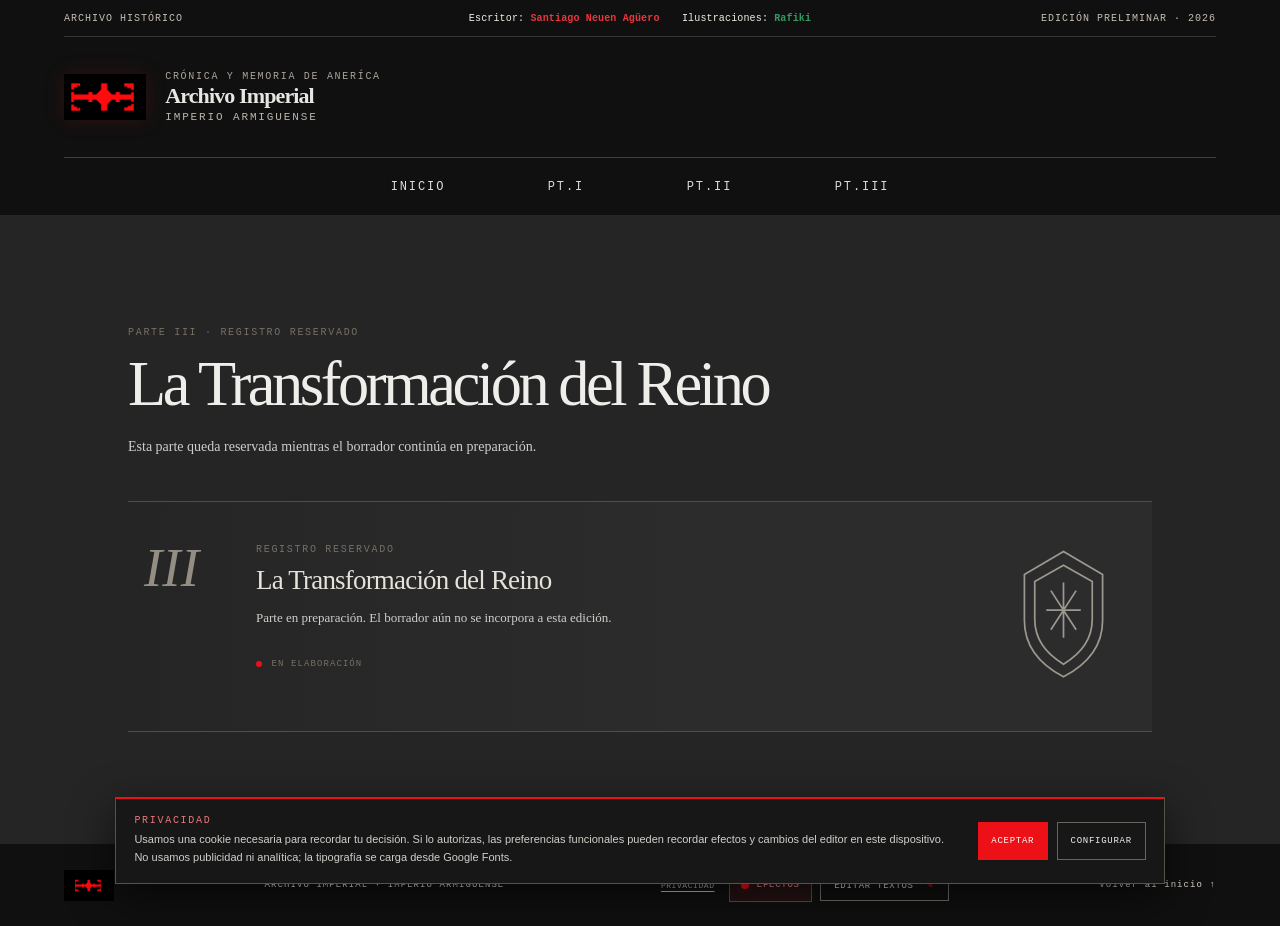
<file: parte-iii.html>
<!doctype html><html lang="es"><head><meta charset="utf-8"><meta http-equiv="Content-Security-Policy" content="default-src 'self'; base-uri 'self'; object-src 'none'; form-action 'self'; img-src 'self' data:; script-src 'self'; style-src 'self' 'unsafe-inline' https://fonts.googleapis.com; font-src 'self' https://fonts.gstatic.com; connect-src 'self'; upgrade-insecure-requests"><meta name="referrer" content="strict-origin-when-cross-origin"><meta name="viewport" content="width=device-width, initial-scale=1"><meta name="theme-color" content="#11100f"><link rel="stylesheet" href="styles.css"><title>Parte III · La Transformación del Reino</title></head><body><a class="skip-link" href="#contenido">Saltar al contenido</a><header class="masthead" id="inicio">
    <div class="topline"><span>ARCHIVO HISTÓRICO</span><span class="topline-credits"><span><strong>Escritor:</strong> <a class="credit-author" href="https://www.instagram.com/armigas.a/" target="_blank" rel="noopener noreferrer">Santiago Neuen Agüero</a></span><span><strong>Ilustraciones:</strong> <a class="credit-illustrator" href="https://www.tiktok.com/@raficordio" target="_blank" rel="noopener noreferrer">Rafiki</a></span></span><span>EDICIÓN PRELIMINAR · 2026</span></div>
    <div class="masthead-main">
      <a class="sigil" href="#inicio" aria-label="Inicio del Archivo Imperial"><img src="estandarte-armiguense.png" alt="Estandarte rojo del Imperio Armiguense"></a>
      <div class="masthead-copy"><p class="eyebrow">Crónica y memoria de Aneríca</p><a class="wordmark" href="#inicio">Archivo Imperial</a><p class="subtitle">Imperio Armiguense</p></div>
    </div>
    <nav class="site-nav" id="site-nav" aria-label="Navegación principal">
      <a href="index.html#portada">INICIO</a><a href="parte-i.html#top-parte-i">PT.I</a><a href="parte-ii.html#top-parte-ii">PT.II</a><a href="parte-iii.html#top-parte-iii">PT.III</a>
    </nav>
  </header><main id="contenido"><section class="archive-section" id="top-parte-iii"><div class="section-heading"><p class="eyebrow">PARTE III · REGISTRO RESERVADO</p><h2>La Transformación del Reino</h2><p class="section-note">Esta parte queda reservada mientras el borrador continúa en preparación.</p></div><div class="part-list"><article class="part-card future" id="parte-iii" aria-label="Parte III en preparación">
          <div class="part-number">III</div><div class="part-body"><p class="eyebrow">Registro reservado</p><h3>La Transformación del Reino</h3><p>Parte en preparación. El borrador aún no se incorpora a esta edición.</p><span class="coming"><i></i> En elaboración</span></div>
          <div class="part-ornament" aria-hidden="true"><svg viewBox="0 0 100 130"><path d="M50 10 84 30v40c0 23-15 39-34 49C31 109 16 93 16 70V30zM50 22 75 36v33c0 17-10 30-25 39C35 99 25 86 25 69V36z" fill="none" stroke="currentColor" stroke-width="1.5"/><path d="M50 37v48m-15-24h30m-26-17 22 34m0-34L39 78" stroke="currentColor" stroke-width="1.5"/></svg></div>
        </article></div></section></main><footer class="footer"><a class="footer-mark" href="#inicio"><img src="estandarte-armiguense.png" alt=""></a><span>ARCHIVO IMPERIAL · IMPERIO ARMIGUENSE</span><div class="footer-controls"><button class="privacy-link" id="privacy-settings" type="button">Privacidad</button><button class="effects-toggle" id="effects-toggle" type="button" aria-pressed="false" aria-label="Efectos desactivados"><span class="effects-indicator" aria-hidden="true"></span><span>Efectos</span></button><button class="footer-edit-button" id="edit-text-button" type="button" aria-haspopup="dialog">Editar textos <span aria-hidden="true">✎</span></button></div><a href="#inicio">Volver al inicio ↑</a></footer>
  <dialog class="editor-dialog" id="editor-dialog" aria-labelledby="editor-title">
    <div class="editor-card">
      <section id="editor-welcome">
        <p class="eyebrow">MODO EDITOR</p><h2 id="editor-title">¿Deseas Activar el Modo de Edición?</h2>
        <p class="editor-description">Este Modo Únicamente está habilitado para que “El Administrador” pueda Editarlo Libremente.</p>
        <p class="editor-scope"><strong>¿Por qué?</strong> Este sitio está diseñado para explicar de manera educativa su contenido, es por ello que no se puede permitir que cualquiera “Tenga Acceso” a editar o modificar.</p>
        <button class="editor-primary" id="start-editing" type="button">Activar Edición</button>
      </section>
      <section id="editor-password-step" hidden aria-labelledby="password-title">
        <p class="eyebrow">MODO EDITOR · ACCESO RESTRINGIDO</p><h2 id="password-title">Verificación del Administrador</h2>
        <form id="password-form" novalidate>
          <label class="password-label" for="editor-password">Contraseña</label><input class="password-input" id="editor-password" type="password" autocomplete="current-password" required>
          <p class="password-error" id="password-error" role="alert" aria-live="assertive"></p>
          <div class="editor-actions"><button class="editor-primary" type="submit">ACCEDER</button><button class="editor-secondary" id="give-up" type="button">Me doy por Vencido</button></div>
        </form>
      </section>
      <p class="editor-status" id="editor-status" role="status" aria-live="polite"></p>
    </div>
  </dialog>
  <div class="edit-toolbar" id="edit-toolbar" hidden role="region" aria-label="Controles de edición">
    <div class="toolbar-heading"><span><i aria-hidden="true"></i>Modo de edición activo</span><small>Selecciona un texto o una imagen para editarla.</small></div>
    <div class="editor-style-controls"><label>Color <input id="editor-color" type="color" value="#eeeeee" disabled></label><label>Tamaño <input id="editor-font-size" type="range" min="12" max="36" step="1" value="16" disabled><output id="font-size-output">16 px</output></label><label class="toolbar-image-button">Añadir imagen <input id="editor-image-file" type="file" accept="image/png,image/jpeg,image/webp"></label><label>Alinear imagen <select id="image-alignment" disabled><option value="left">Izquierda</option><option value="center" selected>Centro</option><option value="right">Derecha</option></select></label></div>
    <p class="toolbar-status" id="toolbar-status" role="status" aria-live="polite"></p><div class="toolbar-actions"><button class="toolbar-discard" id="discard-edits" type="button">Descartar</button><button class="toolbar-save" id="save-edits" type="button">Guardar cambios</button></div>
  </div>
  <dialog class="save-confirmation" id="save-confirmation" aria-labelledby="save-confirmation-title"><div class="editor-card"><p class="eyebrow">CONFIRMACIÓN</p><h2 id="save-confirmation-title">¿Guardar estos cambios?</h2><p class="editor-description">Se guardarán en este navegador para esta página.</p><div class="editor-actions"><button class="editor-primary" id="confirm-save" type="button">ACEPTAR</button><button class="editor-secondary" id="reject-save" type="button">RECHAZAR</button></div></div></dialog>
  <section class="cookie-banner" id="cookie-banner" hidden aria-label="Preferencias de cookies"><div><p class="eyebrow">PRIVACIDAD</p><p>Usamos una cookie necesaria para recordar tu decisión. Si lo autorizas, las preferencias funcionales pueden recordar efectos y cambios del editor en este dispositivo. No usamos publicidad ni analítica; la tipografía se carga desde Google Fonts.</p></div><div class="cookie-actions"><button id="accept-cookies" type="button">Aceptar</button><button id="configure-cookies" type="button">Configurar</button></div></section>
  <dialog class="cookie-dialog" id="cookie-dialog" aria-labelledby="cookie-title"><div class="editor-card"><p class="eyebrow">PREFERENCIAS DE PRIVACIDAD</p><h2 id="cookie-title">Configurar cookies</h2><p class="editor-description">No usamos cookies publicitarias ni herramientas de analítica; la tipografía se carga desde Google Fonts.</p><label class="cookie-option"><span><strong>Necesaria</strong><small>Recuerda tu decisión de privacidad.</small></span><input type="checkbox" checked disabled aria-label="Cookie necesaria activa"></label><label class="cookie-option"><span><strong>Preferencias funcionales</strong><small>Recuerdan efectos y cambios locales del editor.</small></span><input id="cookie-preferences" type="checkbox"></label><p class="cookie-status" id="cookie-status" role="status" aria-live="polite"></p><div class="editor-actions"><button class="editor-primary" id="save-cookie-settings" type="button">Guardar selección</button><button class="editor-secondary" id="cancel-cookie-settings" type="button">Volver</button></div></div></dialog>
  <div class="editor-toast" id="editor-toast" role="status" aria-live="polite" hidden></div>
  <script src="site.js" defer></script></body></html>
</file>
<file: styles.css>
@import url('https://fonts.googleapis.com/css2?family=DM+Mono:wght@400;500&family=Libre+Baskerville:ital,wght@0,400;0,700;1,400&family=Manrope:wght@400;500;600;700&display=swap');

:root{--ink:#171615;--ink-soft:#4a4742;--paper:#f2efe8;--paper-light:#faf8f3;--paper-deep:#e7e2d7;--red:#ed1017;--rule:#c9c3b7;--serif:'Libre Baskerville',Georgia,'Times New Roman',serif;--sans:'Manrope',Arial,sans-serif;--mono:'DM Mono',Consolas,monospace;--measure:72rem}
*{box-sizing:border-box}html{scroll-behavior:smooth;scroll-padding-top:1.3rem}body{margin:0;background:var(--paper);color:var(--ink);font-family:var(--sans);font-size:15px;line-height:1.7}a{color:inherit}img,svg{display:block;max-width:100%}.skip-link{position:absolute;top:-5rem;left:1rem;z-index:20;background:var(--paper-light);padding:.7rem 1rem}.skip-link:focus{top:1rem}.masthead{background:var(--ink);color:var(--paper-light);padding:0 max(5vw,calc((100vw - var(--measure))/2))}.topline{min-height:37px;border-bottom:1px solid #ffffff26;display:grid;grid-template-columns:1fr auto 1fr;align-items:center;gap:1rem;font:10px var(--mono);letter-spacing:.1em;color:#c4beb3}.topline>span:last-child{text-align:right}.topline-credits{display:flex;align-items:center;gap:1.4rem;letter-spacing:.015em;text-transform:none}.topline-credits strong{color:#f1ede5;font-weight:500}.masthead-main{min-height:120px;display:flex;align-items:center;gap:1.2rem;padding:1rem 0}.sigil{width:82px;height:72px;flex:0 0 82px;display:grid;place-items:center;background:transparent;padding:0}.sigil img{width:100%;height:100%;object-fit:contain;filter:drop-shadow(0 0 10px #ed101722)}.masthead-copy{flex:1}.eyebrow{font:10px var(--mono);letter-spacing:.17em;text-transform:uppercase;color:#777066;margin:0 0 .65rem}.masthead .eyebrow{color:#aaa49a;margin-bottom:.1rem}.wordmark{text-decoration:none;font:700 22px var(--serif);letter-spacing:-.04em}.subtitle{font:11px var(--mono);letter-spacing:.17em;text-transform:uppercase;color:#bbb5aa;margin:.05rem 0 0}.rights-line{min-height:31px;border-top:1px solid #ffffff26;display:flex;align-items:center;justify-content:flex-end;color:#aaa49a;font:9px var(--mono);letter-spacing:.1em;text-transform:uppercase}.site-nav{height:44px;display:flex;align-items:center;gap:2.2rem;border-top:1px solid #ffffff26}.site-nav a{text-decoration:none;text-transform:uppercase;font:10px var(--mono);letter-spacing:.1em;color:#d1ccc2;transition:color .2s}.site-nav a:hover,.site-nav a:focus{color:#fff}.menu-toggle{display:none;background:none;border:0;color:var(--paper-light);font:11px var(--mono);text-transform:uppercase;letter-spacing:.1em}.hero{min-height:610px;max-width:var(--measure);margin:auto;padding:5.6rem 5vw 1rem;display:grid;grid-template-columns:1fr .9fr;align-items:center;column-gap:4rem;position:relative}.hero-copy{padding:1.5rem 0 4rem}.hero-copy .eyebrow{color:#8c241f}.hero h1{font:400 clamp(3.35rem,7vw,6.6rem)/1.04 var(--serif);letter-spacing:-.07em;margin:1.3rem 0 1.5rem}.hero h1 em{color:var(--red);font-weight:400}.hero-lede{max-width:420px;font:16px/1.9 var(--serif);color:#514d47}.button{margin-top:1.7rem;display:inline-flex;align-items:center;gap:2rem;padding:.9rem 1.05rem;background:var(--ink);color:var(--paper-light);text-decoration:none;font:10px var(--mono);letter-spacing:.1em;text-transform:uppercase;border:1px solid var(--ink);transition:background .2s,color .2s}.button:hover{background:transparent;color:var(--ink)}.button span{font-size:16px}.hero-art{max-width:440px;margin:0 auto}.archival-illustration{width:100%;filter:drop-shadow(10px 12px 0 #d9d3c7)}.hero-art figcaption{display:flex;justify-content:space-between;gap:1rem;margin:.9rem .3rem 0;color:#777066;font:9px var(--mono);text-transform:uppercase;letter-spacing:.08em}.hero-foot{position:absolute;bottom:0;left:5vw;right:5vw;border-top:1px solid var(--rule);padding:.8rem 0;display:flex;justify-content:space-between;font:9px var(--mono);letter-spacing:.13em;text-transform:uppercase;color:#716c63}.intro-band{min-height:143px;background:var(--ink);color:var(--paper-light);display:flex;justify-content:center;align-items:center;gap:2rem;padding:2rem 7vw}.intro-band p{max-width:660px;text-align:center;font:italic 18px/1.8 var(--serif);color:#e5dfd4}.seal{width:44px;height:44px;border:1px solid #a9a397;border-radius:50%;display:grid;place-items:center;font:24px var(--serif);color:var(--red);flex:0 0 auto}.intro-mark{color:var(--red);font-size:21px}.archive-section,.reading-section{max-width:var(--measure);margin:0 auto;padding:7rem 5vw}.section-heading{max-width:650px;margin-bottom:2.6rem}.section-heading h2,.reading-header h2,.editorial-note h2{font:400 clamp(2.2rem,5vw,3.9rem)/1.15 var(--serif);letter-spacing:-.055em;margin:.2rem 0 .8rem}.section-note{font:14px/1.8 var(--serif);color:var(--ink-soft);max-width:540px}.part-list{border-top:1px solid var(--ink)}.part-card{display:grid;grid-template-columns:88px 1fr 145px;gap:1.5rem;position:relative;padding:2.4rem 0 2.6rem;border-bottom:1px solid var(--rule)}.part-number{font:italic 55px/.95 var(--serif);color:var(--red);padding-top:.1rem}.part-body{max-width:670px}.part-body>.eyebrow{margin:.25rem 0 .55rem}.part-body h3{font:400 27px/1.25 var(--serif);letter-spacing:-.03em;margin:0 0 .5rem}.part-body>p:not(.eyebrow){font:13px/1.8 var(--serif);color:#615c54;margin:.4rem 0 1.25rem}.chapter-list{margin-top:1.5rem;border-top:1px solid #d7d1c6}.chapter{display:grid;grid-template-columns:34px 1fr 20px;gap:.8rem;align-items:center;min-height:72px;text-decoration:none;border-bottom:1px solid #d7d1c6;transition:padding .2s,background .2s}.chapter:hover{padding-left:.45rem;background:#eae5db}.chapter-letter{font:italic 18px var(--serif);color:var(--red)}.chapter strong{display:block;font:15px var(--serif);font-weight:400}.chapter small{display:block;color:#777066;font:9px/1.6 var(--mono);letter-spacing:.02em;margin-top:.15rem}.arrow{font:16px var(--sans);color:#817b70}.part-ornament{align-self:center;color:#787268;opacity:.8;width:115px;justify-self:center}.part-ornament svg{width:100%}.emblem-ornament{width:120px;height:84px;background:#090909;padding:13px}.emblem-ornament img{width:100%;height:100%;object-fit:contain}.future{background:linear-gradient(90deg,transparent,#ebe7de 55%,#ebe7de);padding-left:1rem;padding-right:1rem}.future .part-number{color:#938d83}.future .part-body h3{color:#4f4c46}.coming{display:inline-flex;gap:.6rem;align-items:center;font:9px var(--mono);letter-spacing:.12em;text-transform:uppercase;color:#777066;margin-top:.2rem}.coming i{display:block;width:6px;height:6px;background:var(--red);border-radius:50%}.reading-section{padding-top:2.8rem}.reading-header{display:flex;justify-content:space-between;align-items:end;padding-bottom:1.5rem;border-bottom:2px solid var(--ink);margin-bottom:1rem}.reading-header h2{margin-bottom:0}.folio{text-align:right;font:9px/1.8 var(--mono);letter-spacing:.13em;color:#817b70}.chapter-entry{padding:2.2rem 0 3.2rem;border-bottom:1px solid var(--rule);scroll-margin-top:1.5rem}.entry-meta{display:flex;gap:1.4rem;color:#817b70;font:9px var(--mono);letter-spacing:.12em}.entry-meta span+span:before{content:'·';margin-right:1.4rem;color:var(--red)}.entry-layout{display:grid;grid-template-columns:minmax(0,1fr) 190px;gap:3.4rem;margin-top:.85rem}.entry-layout h3{font:400 clamp(1.8rem,4vw,2.65rem)/1.2 var(--serif);letter-spacing:-.05em;margin:.2rem 0 1.1rem}.entry-layout>div>p{font:14px/2 var(--serif);color:#373430;margin:.55rem 0}.entry-layout .dropcap:first-letter{float:left;font:62px/.8 var(--serif);color:var(--red);padding:.09em .12em 0 0}.margin-note{border-left:1px solid var(--rule);padding:.45rem 0 .4rem 1.2rem;align-self:start;margin-top:.2rem;color:#69645b}.note-symbol{display:block;font-size:17px;color:var(--red);margin-bottom:.6rem}.margin-note p{font:11px/1.75 var(--serif);margin:0 0 1rem}.margin-note strong{display:block;color:var(--ink);font:9px var(--mono);letter-spacing:.09em;text-transform:uppercase;margin-bottom:.35rem}.entry-layout blockquote{margin:1.7rem 0 1rem;padding:1.1rem 1.4rem;border-left:2px solid var(--red);background:#eae5dc;font:italic 15px/1.85 var(--serif)}.note-heading{margin-bottom:.5rem!important}.note-heading span{display:block;font:9px/1.6 var(--mono);color:#777066}.glossary-list{display:flex;flex-wrap:wrap;gap:.35rem;margin:.35rem 0 1rem}.glossary-item{position:relative;display:inline-flex}.glossary-trigger{appearance:none;border:1px solid #c9c3b7;background:#f2efe8;padding:.3rem .5rem;color:var(--ink);font:10px var(--mono);cursor:pointer;text-align:left}.glossary-trigger:hover,.glossary-trigger:focus-visible,.glossary-trigger[aria-expanded="true"]{border-color:var(--red);color:#9e1014;outline:none}.glossary-tooltip{position:absolute;z-index:8;top:calc(100% + .45rem);left:0;width:min(270px,75vw);padding:.8rem .9rem;background:var(--ink);color:var(--paper-light);border-top:2px solid var(--red);box-shadow:0 8px 24px #17161535;font:11px/1.75 var(--serif);visibility:hidden;opacity:0;transform:translateY(-4px);transition:opacity .16s,transform .16s,visibility .16s;pointer-events:none}.glossary-item:hover .glossary-tooltip,.glossary-trigger:focus-visible+.glossary-tooltip,.glossary-trigger[aria-expanded="true"]+.glossary-tooltip{visibility:visible;opacity:1;transform:translateY(0);pointer-events:auto}.people-heading{margin-top:1.1rem!important}.armigas-detail{display:grid;grid-template-columns:30px 1fr;gap:.8rem;align-items:start;margin:1.8rem 0 0;padding:1.15rem 1.3rem;background:#e9e4d9;border-left:2px solid var(--red)}.armigas-detail p{margin:0;font:13px/1.85 var(--serif);color:#504c45}.armigas-detail strong{display:block;margin-bottom:.3rem;font:9px var(--mono);letter-spacing:.1em;text-transform:uppercase;color:var(--ink)}.detail-mark{color:var(--red);font-size:17px}.entry-layout cite{display:block;margin-top:.65rem;font:9px var(--mono);font-style:normal;color:#777066;letter-spacing:.04em}.proclamation-note{background:#e9e4d9;padding:1rem 1.1rem;border:0}.proclamation-note p:last-of-type{font-style:italic;color:#8e171a;font-size:14px}.red-rule{display:block;width:35px;height:3px;background:var(--red)}.last-entry{border-bottom:0;padding-bottom:1rem}.editorial-note{background:var(--paper-deep);padding:5.5rem max(8vw,calc((100vw - 54rem)/2));border-top:1px solid var(--rule)}.editorial-note h2{font-size:clamp(2rem,4vw,3.2rem)}.editorial-note>p:not(.eyebrow){max-width:720px;font:14px/2 var(--serif);color:#504c45}.editorial-signature{display:flex;align-items:center;gap:.9rem;margin-top:2rem;font:10px/1.8 var(--mono);color:#716c63}.editorial-signature strong{font:13px var(--serif);color:var(--ink)}.signature-mark{width:37px;height:37px;background:var(--ink);color:var(--red);display:grid;place-items:center;font:italic 23px var(--serif)}.footer{min-height:82px;background:var(--ink);color:#bdb7ac;padding:1rem max(5vw,calc((100vw - var(--measure))/2));display:flex;align-items:center;justify-content:space-between;gap:1rem;font:9px var(--mono);letter-spacing:.12em}.footer a:last-child{color:#dfd9ce;text-decoration:none}.footer-mark{width:50px;height:31px;background:#000;padding:6px}.footer-mark img{width:100%;height:100%;object-fit:contain}
@media(max-width:760px){.masthead{padding:0 5vw}.topline{font-size:7px;grid-template-columns:auto 1fr auto;gap:.5rem;letter-spacing:.04em}.topline-credits{justify-content:center;gap:.45rem;flex-wrap:wrap;font-size:7px}.masthead-main{min-height:unset;padding:.95rem 0}.sigil{width:58px;height:58px;flex-basis:58px}.rights-line{font-size:8px;min-height:29px}.wordmark{font-size:18px}.menu-toggle{display:flex;gap:.6rem;align-items:center}.site-nav{display:none;height:auto;padding:.8rem 0 1.1rem;flex-wrap:wrap;gap:.9rem 1.4rem}.site-nav.is-open{display:flex}.hero{grid-template-columns:1fr;min-height:unset;padding-top:4rem;padding-bottom:3.6rem;gap:1rem}.hero-copy{padding:0}.hero h1{font-size:clamp(3.25rem,13vw,5.5rem)}.hero-art{width:min(83%,400px);margin:1.5rem auto 0}.hero-foot{bottom:0}.intro-band{gap:1rem;min-height:125px}.intro-band p{font-size:15px}.archive-section,.reading-section{padding:4.5rem 6vw}.part-card{grid-template-columns:52px 1fr;gap:1rem;padding:1.9rem 0}.part-number{font-size:43px}.part-ornament{display:none}.part-body h3{font-size:24px}.chapter{grid-template-columns:24px 1fr 18px;gap:.5rem;min-height:76px}.chapter strong{font-size:14px}.chapter small{font-size:8px}.future{padding-left:.6rem;padding-right:.6rem}.reading-section{padding-top:1.3rem}.entry-layout{grid-template-columns:1fr;gap:1.4rem}.margin-note{margin:0;border-left:2px solid var(--rule);padding:.3rem 0 .2rem 1rem;display:grid;grid-template-columns:1fr 1fr;column-gap:1rem}.note-symbol{grid-column:1/-1;margin:0}.entry-layout h3{font-size:2rem}.entry-layout>div>p{font-size:14px;line-height:1.9}.editorial-note{padding:4rem 7vw}.footer{font-size:8px}}
@media(max-width:420px){.topline span:last-child{font-size:7px}.site-nav{gap:.8rem}.site-nav a{font-size:9px}.hero-art figcaption{font-size:7px}.intro-mark{display:none}.entry-meta{gap:.55rem;font-size:8px}.entry-meta span+span:before{margin-right:.55rem}.margin-note{grid-template-columns:1fr}.footer{flex-wrap:wrap}.footer span{flex:1}}
@media(prefers-reduced-motion:reduce){html{scroll-behavior:auto}*,*::before,*::after{transition-duration:.01ms!important;animation-duration:.01ms!important;animation-iteration-count:1!important}}

/* In-page editorial controls */
.footer-edit-button{border:1px solid #777168;background:transparent;color:#e5dfd4;padding:.55rem .8rem;font:9px var(--mono);letter-spacing:.08em;text-transform:uppercase;cursor:pointer;transition:background .2s,border-color .2s,color .2s}.footer-edit-button:hover,.footer-edit-button:focus-visible{background:var(--red);border-color:var(--red);color:#fff;outline:none}.footer-edit-button span{margin-left:.4rem;color:var(--red)}.footer-edit-button:hover span,.footer-edit-button:focus-visible span{color:#fff}.editor-dialog{width:min(540px,calc(100vw - 2rem));max-width:none;padding:0;border:1px solid #777168;background:var(--paper-light);color:var(--ink);box-shadow:0 24px 80px #0008}.editor-dialog::backdrop{background:#11100fbd;backdrop-filter:blur(3px)}.editor-card{position:relative;padding:2.2rem 2.3rem 2rem}.editor-close{position:absolute;top:1rem;right:1rem;width:35px;height:35px;border:1px solid var(--rule);background:transparent;font:24px/1 var(--serif);color:var(--ink);cursor:pointer}.editor-card h2{font:400 2rem/1.2 var(--serif);letter-spacing:-.04em;margin:.2rem 2rem .7rem 0}.editor-description,.editor-scope{font:13px/1.8 var(--serif);color:#514d47}.editor-scope{padding:.9rem 1rem;margin:1rem 0 1.3rem;border-left:2px solid var(--red);background:#eeeae2;font-size:11px}.editor-scope strong{font-family:var(--mono);font-size:9px;letter-spacing:.04em;text-transform:uppercase}.editor-actions{display:flex;align-items:center;flex-wrap:wrap;gap:.6rem}.editor-primary,.editor-secondary,.toolbar-save,.toolbar-discard{min-height:40px;padding:.65rem .9rem;font:9px var(--mono);letter-spacing:.06em;text-transform:uppercase;cursor:pointer}.editor-primary,.toolbar-save{background:var(--ink);border:1px solid var(--ink);color:var(--paper-light)}.editor-primary:hover,.toolbar-save:hover{background:#34312e}.editor-secondary,.toolbar-discard{background:transparent;border:1px solid var(--rule);color:var(--ink)}.editor-secondary:hover,.toolbar-discard:hover{border-color:var(--ink)}.editor-status{min-height:1.4em;margin:1rem 0 0;font:10px var(--mono);color:#5a554d}.edit-toolbar{position:fixed;z-index:30;left:50%;bottom:1.2rem;transform:translateX(-50%);width:min(680px,calc(100% - 2rem));padding:.75rem .85rem .75rem 1rem;display:flex;align-items:center;justify-content:space-between;gap:1rem;background:var(--ink);color:var(--paper-light);border:1px solid #605b53;box-shadow:0 10px 35px #0005}.edit-toolbar[hidden]{display:none}.edit-toolbar>span{display:flex;align-items:center;gap:.55rem;font:9px var(--mono);letter-spacing:.08em;text-transform:uppercase}.edit-toolbar>span i{width:7px;height:7px;border-radius:50%;background:var(--red);box-shadow:0 0 0 4px #ed101729}.edit-toolbar>div{display:flex;gap:.5rem}.edit-toolbar .toolbar-discard{color:#e5dfd4;border-color:#6f695f}.edit-toolbar .toolbar-save{min-height:36px;background:var(--red);border-color:var(--red);color:#fff}.edit-toolbar .toolbar-save:hover{background:#c90e14}.is-editing #contenido [contenteditable="plaintext-only"]{outline:1px dashed #d35050;outline-offset:4px;border-radius:1px;cursor:text}.is-editing #contenido [contenteditable="plaintext-only"]:focus{outline:2px solid var(--red);outline-offset:4px;background:#fffaf0}
@media(max-width:760px){.footer-edit-button{order:5}.footer{row-gap:.8rem}.editor-card{padding:2rem 1.2rem 1.3rem}.edit-toolbar{bottom:.5rem;padding:.65rem;align-items:flex-start}.edit-toolbar>span{font-size:8px;max-width:115px;line-height:1.5}.edit-toolbar>div{gap:.35rem}.edit-toolbar .toolbar-discard,.edit-toolbar .toolbar-save{padding:.55rem .6rem;font-size:8px}}

/* Armiguense home cover */
.home-hero{position:relative;isolation:isolate;width:100%;max-width:none;min-height:min(860px,calc(100svh - 170px));margin:0;padding:5rem max(6vw,calc((100vw - 72rem)/2)) 5.8rem;display:flex;align-items:center;justify-content:center;overflow:hidden;background:#080808;color:#e4e2df}.home-content{position:relative;z-index:2;width:min(100%,850px);text-align:center}.home-hero .eyebrow{color:#aaa7a1;margin-bottom:1.3rem}.home-hero h1{position:relative;display:inline-block;color:#ed1017;font:700 clamp(2.5rem,7.4vw,6.15rem)/1.08 var(--serif);letter-spacing:.015em;margin:.1rem 0 .6rem;text-shadow:0 0 28px #ed101729}.home-subtitle{margin:0 0 2rem;color:#e7e5e2;font:italic clamp(1.1rem,2.3vw,1.55rem) var(--serif)}.home-intro{max-width:790px;margin:0 auto;color:#d1cfcb;font:14px/2.05 var(--serif);text-align:left}.writer-note{max-width:790px;margin:1.5rem auto 0;padding:1rem 1.2rem;border:1px solid #ffffff24;color:#a9a7a3;font:11px/1.8 var(--sans);text-align:left}.writer-note strong{color:#e8e5df;font:9px var(--mono);letter-spacing:.08em;text-transform:uppercase}.writer-note a{color:#f15a5e;text-decoration-color:#f15a5e80;text-underline-offset:3px}.home-divider{display:flex;align-items:center;justify-content:center;gap:.8rem;margin:2rem auto 1rem;color:#ed1017}.home-divider span{width:min(17vw,130px);height:1px;background:linear-gradient(90deg,transparent,#ed101766)}.home-divider span:last-child{transform:rotate(180deg)}.home-divider i{font-size:14px;font-style:normal}.home-question{margin:.2rem 0 1.35rem;color:#f0eeeb;font:400 clamp(1.65rem,3.2vw,2.25rem) var(--serif);letter-spacing:-.025em}.home-part-links{display:grid;grid-template-columns:repeat(3,minmax(0,1fr));gap:.8rem;text-align:left}.home-part-links a{position:relative;min-height:94px;padding:1rem 2.2rem 1rem 1rem;display:flex;flex-direction:column;justify-content:center;gap:.35rem;text-decoration:none;background:#111;border:1px solid #ffffff2a;transition:border-color .2s,background .2s,transform .2s}.home-part-links a:hover,.home-part-links a:focus-visible{border-color:#ed1017;background:#17100f;transform:translateY(-3px);outline:none}.home-part-links a span{font:8px var(--mono);letter-spacing:.15em;color:#ed5559}.home-part-links a strong{font:13px/1.5 var(--serif);font-weight:400;color:#e3e0da}.home-part-links a i{position:absolute;right:1rem;top:50%;transform:translateY(-50%);color:#8c8882;font:16px var(--sans);font-style:normal}.home-foot{position:absolute;z-index:2;bottom:0;left:max(6vw,calc((100vw - 72rem)/2));right:max(6vw,calc((100vw - 72rem)/2));min-height:42px;border-top:1px solid #ffffff25;display:flex;align-items:center;justify-content:space-between;color:#85817c;font:8px var(--mono);letter-spacing:.13em}.home-particles{position:absolute;z-index:1;inset:0;overflow:hidden;pointer-events:none}.home-particles i{position:absolute;left:var(--x);top:var(--y);width:var(--size);height:var(--size);border-radius:50%;background:#ed1017;opacity:0;box-shadow:0 0 9px #ed1017;animation:ember-rise var(--duration) ease-out var(--delay) infinite}.home-particles i:nth-child(1){--x:17%;--y:38%;--size:3px;--duration:5.5s;--delay:.2s}.home-particles i:nth-child(2){--x:26%;--y:30%;--size:2px;--duration:6.2s;--delay:1.8s}.home-particles i:nth-child(3){--x:36%;--y:39%;--size:3px;--duration:5.8s;--delay:2.1s}.home-particles i:nth-child(4){--x:45%;--y:24%;--size:2px;--duration:6.5s;--delay:.7s}.home-particles i:nth-child(5){--x:57%;--y:33%;--size:3px;--duration:5.3s;--delay:2.7s}.home-particles i:nth-child(6){--x:68%;--y:28%;--size:2px;--duration:6s;--delay:1.1s}.home-particles i:nth-child(7){--x:79%;--y:40%;--size:3px;--duration:5.7s;--delay:3.2s}.home-particles i:nth-child(8){--x:22%;--y:53%;--size:2px;--duration:6.3s;--delay:4.1s}.home-particles i:nth-child(9){--x:39%;--y:54%;--size:2px;--duration:5.6s;--delay:3.4s}.home-particles i:nth-child(10){--x:63%;--y:53%;--size:3px;--duration:6.4s;--delay:4.5s}.home-particles i:nth-child(11){--x:75%;--y:58%;--size:2px;--duration:5.9s;--delay:2.4s}.home-particles i:nth-child(12){--x:51%;--y:17%;--size:2px;--duration:6.1s;--delay:3.9s}@keyframes ember-rise{0%{opacity:0;transform:translate3d(0,18px,0) scale(.6)}15%{opacity:.75}75%{opacity:.55}100%{opacity:0;transform:translate3d(20px,-55px,0) scale(0)}}
@media(max-width:760px){.home-hero{min-height:calc(100svh - 150px);padding:3.6rem 6vw 4.2rem}.home-intro{font-size:13px;line-height:1.9}.writer-note{font-size:10px;padding:.85rem}.home-part-links{grid-template-columns:1fr;gap:.55rem}.home-part-links a{min-height:66px;padding:.7rem 2.2rem .7rem .9rem}.home-foot{left:6vw;right:6vw;font-size:7px;letter-spacing:.07em}.home-hero h1{font-size:clamp(2.15rem,10vw,4.4rem)}}
@media(prefers-reduced-motion:reduce){.home-particles i{animation:none;opacity:.2;transform:none}.home-part-links a{transition:none}}

/* Dark archive reading surface */
:root{--ink:#efeeeb;--ink-soft:#c4c2be;--paper:#252525;--paper-light:#303030;--paper-deep:#1f1f1f;--rule:#55524d}
body{background:#252525;color:#e8e6e2}.masthead,.footer{background:#101010;color:#e8e6e2}.topline,.rights-line,.site-nav{border-color:#ffffff28}.intro-band{background:#101010;color:#e7e5e2}.intro-band p{color:#dbd9d5}.archive-section,.reading-section{background:#252525;color:#e8e6e2}.section-heading h2,.reading-header h2,.part-body h3,.entry-layout h3,.editorial-note h2{color:#f0eeeb}.section-note,.part-body>p:not(.eyebrow),.entry-layout>div>p{color:#d0ceca}.part-list,.part-card,.chapter-list,.chapter{border-color:#514e49}.chapter:hover{background:#33312e}.chapter small,.arrow,.entry-meta,.folio{color:#aaa69f}.part-ornament{color:#a9a49b;opacity:.9}.future{background:linear-gradient(90deg,transparent,#2c2c2c 55%,#2c2c2c)}.future .part-body h3{color:#e5e2dc}.future .part-number{color:#938d83}.entry-layout .margin-note{color:#c4c0b9;border-color:#57534c}.margin-note strong{color:#f1efeb}.entry-layout blockquote{background:#30302f;color:#e7e4de}.proclamation-note{background:#30302f}.editorial-note{background:#1f1f1f;border-color:#514e49}.editorial-note>p:not(.eyebrow){color:#d0ceca}.editorial-signature{color:#aaa69f}.editorial-signature strong{color:#efeeeb}.signature-mark{background:#101010}.button{background:#ed1017;border-color:#ed1017;color:#fff}.button:hover{background:transparent;color:#f0eeeb}.glossary-trigger{background:#333;color:#f0eeeb;border-color:#5c5852}.glossary-trigger:hover,.glossary-trigger:focus-visible,.glossary-trigger[aria-expanded="true"]{border-color:#ed1017;color:#ff7579}.glossary-tooltip{position:fixed;top:auto;left:auto;right:auto;width:min(290px,calc(100vw - 24px));max-width:calc(100vw - 24px);padding:.8rem .9rem;background:#111;color:#f3f1ed;border-top:2px solid #ed1017;box-shadow:0 8px 24px #0009;z-index:80;overflow-wrap:anywhere}.people-heading{color:#e8e6e2}.armigas-detail{background:#30302f;color:#e7e4de}.armigas-detail p{color:#d6d3ce}.armigas-detail strong{color:#f0eeeb}

/* Administrator gate */
.editor-dialog{background:#292929;color:#efeeeb;border:1px solid #625d55}.editor-dialog::backdrop{background:#000c;backdrop-filter:blur(4px)}.editor-card{padding:2.45rem 2.5rem 2.1rem}.editor-card .eyebrow{color:#ed696e}.editor-card h2{color:#f3f1ed;font-size:clamp(1.65rem,5vw,2.15rem);line-height:1.35}.editor-description{color:#dedbd6;font:italic 14px/1.8 var(--serif)}.editor-scope{background:#333;border-left-color:#ed1017;color:#c8c5bf;font:12px/1.85 var(--serif);padding:1rem 1.1rem}.editor-scope strong{display:block;margin-bottom:.35rem;color:#f4f1ed;font:10px var(--mono);letter-spacing:.08em}.editor-primary{background:#ed1017;border-color:#ed1017;color:#fff}.editor-primary:hover{background:#c90e14}.editor-secondary{background:#333;border-color:#69645d;color:#e4e1db}.editor-secondary:hover{border-color:#f1eeea;color:#fff}.editor-status{color:#b9b5ad}.password-label{display:block;margin:1.1rem 0 .45rem;color:#e9e6e0;font:10px var(--mono);letter-spacing:.1em;text-transform:uppercase}.password-input{width:100%;min-height:46px;padding:.65rem .8rem;border:1px solid #69645d;background:#1d1d1d;color:#fff;font:16px var(--mono);letter-spacing:.12em}.password-input:focus{outline:2px solid #ed1017;outline-offset:2px}.password-error{min-height:1.5em;margin:.5rem 0;color:#ff8c90;font:11px var(--sans)}.editor-actions{margin-top:1.2rem}.editor-actions .editor-primary,.editor-actions .editor-secondary{min-height:43px}.editor-actions .editor-secondary{font-size:8px}.editor-dialog [hidden]{display:none!important}
@media(max-width:760px){.editor-card{padding:2rem 1.25rem 1.5rem}.glossary-tooltip{width:min(290px,calc(100vw - 24px));font-size:11px}.part-ornament{display:block;width:118px;grid-column:2;justify-self:start;margin:.4rem 0 0}}

/* Compact section index and optional interaction effects */
.site-nav{height:58px;display:flex;align-items:center;justify-content:center;gap:clamp(2rem,8vw,7rem);border-top:1px solid #ffffff32}.site-nav a{font-size:12px;letter-spacing:.16em;color:#dedbd6}.site-nav a:hover,.site-nav a:focus-visible{color:#fff;text-shadow:0 0 12px #ffffff55}
.home-particles i{animation-play-state:paused}.effects-on .home-particles i{animation-play-state:running}
.footer-controls{display:flex;align-items:center;gap:.55rem}.effects-toggle{display:inline-flex;align-items:center;gap:.48rem;min-height:34px;padding:.45rem .68rem;border:1px solid #ed1017;background:#251314;color:#ff9da0;font:9px var(--mono);letter-spacing:.08em;text-transform:uppercase;cursor:pointer;transition:background .2s,border-color .2s,color .2s}.effects-toggle:hover,.effects-toggle:focus-visible{outline:none;box-shadow:0 0 0 2px #ed101744}.effects-toggle.is-active{border-color:#2ebc72;background:#10261a;color:#8be0ae}.effects-indicator{width:8px;height:8px;border-radius:50%;background:#ed1017;box-shadow:0 0 8px #ed101766}.effects-toggle.is-active .effects-indicator{background:#35d17e;box-shadow:0 0 8px #35d17e99}.interaction-particle{position:fixed;z-index:100;display:block;width:4px;height:4px;border-radius:50%;pointer-events:none;opacity:0;animation:button-particle var(--duration) ease-out forwards}.interaction-particle.red{background:#ff302f;box-shadow:0 0 8px #ff2424,0 0 15px #ff242455}.interaction-particle.violet{width:3px;height:3px;background:#d6b8ff;box-shadow:0 0 8px #c9a3ff,0 0 14px #b78aff77}@keyframes button-particle{0%{opacity:0;transform:translate(-50%,-50%) scale(.4)}15%{opacity:1}100%{opacity:0;transform:translate(calc(-50% + var(--dx)),calc(-50% + var(--dy))) scale(0)}}.navigation-star{position:fixed;z-index:101;width:22px;height:22px;pointer-events:none;background:#d7beff;clip-path:polygon(50% 0,61% 39%,100% 50%,61% 61%,50% 100%,39% 61%,0 50%,39% 39%);filter:drop-shadow(0 0 7px #c7a0ff) drop-shadow(0 0 15px #b88aff88);will-change:left,top,transform}.home-hero h1.is-rainbow{background:linear-gradient(90deg,#ff404d,#ffb347,#f8ee62,#64dc89,#59c7ff,#be83ff,#ff5fb7,#ff404d);background-size:300% 100%;-webkit-background-clip:text;background-clip:text;color:transparent;text-shadow:none;animation:imperial-rainbow 3s linear both}@keyframes imperial-rainbow{0%{background-position:0% 50%;filter:brightness(1)}100%{background-position:100% 50%;filter:brightness(1.15)}}.home-foot{display:none}
@media(max-width:760px){.site-nav{display:flex;height:48px;justify-content:space-between;gap:.3rem;padding:0 .4rem}.site-nav a{font-size:10px;letter-spacing:.12em}.footer{flex-wrap:wrap}.footer-controls{order:5;margin-left:auto}.footer-edit-button{order:initial}.effects-toggle{min-height:32px;font-size:8px;padding:.4rem .55rem}.footer a:last-child{margin-left:auto}}
@media(max-width:390px){.site-nav a{font-size:9px;letter-spacing:.08em}.footer-controls{width:100%;justify-content:flex-end}.footer a:last-child{margin-left:0}}
@media(prefers-reduced-motion:reduce){.interaction-particle,.navigation-star{display:none!important}.home-hero h1.is-rainbow{animation:none;color:#ed1017;background:none}.effects-toggle,.site-nav a{transition:none}}
.topline-credits a{text-decoration:none;text-underline-offset:3px;font-weight:600;transition:filter .2s,text-decoration-color .2s}.topline-credits a:hover,.topline-credits a:focus-visible{text-decoration:underline;filter:brightness(1.25);outline:none}.topline-credits .credit-author{color:#ec353d}.topline-credits .credit-illustrator{color:#329b61}
.interaction-particle{width:var(--particle-size,8px);height:var(--particle-size,8px)}.interaction-particle.violet{width:calc(var(--particle-size,8px) * .68);height:calc(var(--particle-size,8px) * .68)}.navigation-star{width:38px;height:38px}.home-hero h1.is-rainbow{animation-duration:15s}.dropcap.is-rainbow-initial::first-letter{background:linear-gradient(90deg,#ff404d,#ffb347,#f8ee62,#64dc89,#59c7ff,#be83ff,#ff5fb7,#ff404d);background-size:300% 100%;-webkit-background-clip:text;background-clip:text;color:transparent;-webkit-text-fill-color:transparent;animation:imperial-rainbow 15s linear both}
@media(prefers-reduced-motion:reduce){.dropcap.is-rainbow-initial::first-letter{animation:none;background:none;color:#ed1017;-webkit-text-fill-color:#ed1017}}

/* Consent, safe local editor and user-added illustrations */
.edit-toolbar{z-index:120;width:min(980px,calc(100% - 2rem));max-height:min(50vh,390px);overflow:auto;display:grid;grid-template-columns:minmax(0,1fr) auto;grid-template-areas:"heading actions" "controls controls" "status status";align-items:center;gap:.8rem 1rem;padding:1rem 1.1rem;background:#191919;border:1px solid #5e5951;box-shadow:0 12px 42px #0009}.edit-toolbar[hidden]{display:none}.toolbar-heading{grid-area:heading;display:flex;align-items:center;gap:.9rem;flex-wrap:wrap}.toolbar-heading>span{display:flex;align-items:center;gap:.55rem;font:9px var(--mono);letter-spacing:.08em;text-transform:uppercase}.toolbar-heading>span i{width:7px;height:7px;border-radius:50%;background:#35d17e;box-shadow:0 0 0 4px #35d17e25}.toolbar-heading small{color:#aaa69f;font:10px var(--serif)}.editor-style-controls{grid-area:controls;display:flex;align-items:end;flex-wrap:wrap;gap:.75rem;padding:.75rem 0;border-top:1px solid #ffffff1c;border-bottom:1px solid #ffffff1c}.editor-style-controls>label{display:flex;align-items:center;gap:.45rem;color:#d2cfc9;font:8px var(--mono);letter-spacing:.06em;text-transform:uppercase}.editor-style-controls input[type=color]{width:34px;height:27px;padding:2px;border:1px solid #666;background:#252525;cursor:pointer}.editor-style-controls input[type=range]{width:96px;accent-color:#ed1017}.editor-style-controls output{min-width:36px;color:#d2cfc9;font:9px var(--mono)}.toolbar-image-button{display:inline-flex;align-items:center;justify-content:center;min-height:32px;padding:.45rem .65rem;border:1px solid #5d5850;color:#e4e1db!important;cursor:pointer;transition:border-color .2s,background .2s}.toolbar-image-button:hover{border-color:#ed1017;background:#2a1818}.toolbar-image-button input{position:absolute;width:1px;height:1px;overflow:hidden;clip:rect(0,0,0,0);white-space:nowrap;clip-path:inset(50%)}.editor-style-controls select{max-width:115px;min-height:30px;padding:.35rem;background:#292929;border:1px solid #5e5951;color:#eee;font:9px var(--mono)}.editor-style-controls :disabled{opacity:.4;cursor:not-allowed}.toolbar-actions{grid-area:actions;display:flex;justify-content:flex-end;gap:.5rem}.toolbar-actions .toolbar-discard,.toolbar-actions .toolbar-save{min-height:36px;padding:.55rem .7rem;font-size:8px}.toolbar-status{grid-area:status;margin:0;color:#ef9b9e;font:10px var(--mono)}.editor-text-selected{outline:1px dashed #f06469!important;outline-offset:4px}.user-added-illustration{width:min(100%,480px);margin:1.3rem auto;padding:.65rem;border:1px solid #57534c;background:#2b2b2b}.user-added-illustration img{display:block;width:100%;max-height:520px;object-fit:contain}.user-added-illustration figcaption{margin-top:.45rem;color:#aaa69f;font:9px var(--mono);text-align:center}.user-added-illustration[data-align="left"]{margin-left:0;margin-right:auto}.user-added-illustration[data-align="right"]{margin-left:auto;margin-right:0}.user-added-illustration.editor-image-selected{outline:2px solid #ed1017;outline-offset:3px}
.cookie-banner{position:fixed;z-index:200;left:1rem;right:1rem;bottom:1rem;max-width:1050px;margin:auto;padding:1rem 1.15rem;display:grid;grid-template-columns:minmax(0,1fr) auto;gap:1.2rem;align-items:center;background:#171717;color:#eee;border:1px solid #56514a;border-top:2px solid #ed1017;box-shadow:0 12px 42px #0009}.cookie-banner[hidden]{display:none}.cookie-banner .eyebrow{margin:0 0 .25rem;color:#ed777b}.cookie-banner p:not(.eyebrow){margin:0;color:#d2cfca;font:11px/1.7 var(--sans)}.cookie-actions{display:flex;gap:.55rem}.cookie-actions button{min-height:38px;padding:.55rem .8rem;background:transparent;border:1px solid #69645d;color:#eee;font:9px var(--mono);letter-spacing:.08em;text-transform:uppercase;cursor:pointer}.cookie-actions button:first-child{background:#ed1017;border-color:#ed1017;color:white}.cookie-actions button:hover{filter:brightness(1.15)}.cookie-dialog,.save-confirmation{width:min(520px,calc(100vw - 2rem));max-width:none;padding:0;background:#292929;color:#eee;border:1px solid #625d55;box-shadow:0 24px 80px #000a}.cookie-dialog::backdrop,.save-confirmation::backdrop{background:#000c;backdrop-filter:blur(4px)}.cookie-option{display:flex;align-items:center;justify-content:space-between;gap:1rem;padding:.9rem 0;border-bottom:1px solid #ffffff22;color:#eee}.cookie-option strong,.cookie-option small{display:block}.cookie-option strong{font:10px var(--mono);letter-spacing:.06em;text-transform:uppercase}.cookie-option small{margin-top:.25rem;color:#aaa69f;font:11px/1.5 var(--serif)}.cookie-option input{width:18px;height:18px;accent-color:#ed1017}.cookie-status{min-height:1.2em;color:#ff9da0;font:10px var(--mono)}.privacy-link{border:0;background:transparent;color:#bbb5aa;font:8px var(--mono);letter-spacing:.07em;text-transform:uppercase;cursor:pointer;text-decoration:underline;text-underline-offset:3px}.privacy-link:hover,.privacy-link:focus-visible{color:#fff;outline:none}.editor-toast{position:fixed;z-index:220;left:50%;bottom:1.25rem;transform:translateX(-50%);max-width:calc(100vw - 2rem);padding:.8rem 1rem;background:#183624;border:1px solid #35a866;color:#d9f3e2;box-shadow:0 8px 25px #0007;font:11px/1.6 var(--mono)}.editor-toast[hidden]{display:none}.editor-toast.is-error{background:#401b1d;border-color:#d94d53;color:#ffd9da}
@media(max-width:760px){.edit-toolbar{width:calc(100% - 1rem);bottom:.5rem;grid-template-columns:1fr;grid-template-areas:"heading" "controls" "actions" "status";gap:.6rem;padding:.75rem}.editor-style-controls{gap:.55rem}.editor-style-controls>label{font-size:7px}.cookie-banner{left:.5rem;right:.5rem;bottom:.5rem;grid-template-columns:1fr;gap:.7rem;padding:.85rem}.cookie-banner p:not(.eyebrow){font-size:10px}.cookie-actions{justify-content:flex-end}.cookie-actions button{min-height:34px}.footer-controls{gap:.35rem;flex-wrap:wrap}.toolbar-heading{justify-content:space-between}.toolbar-heading small{flex-basis:100%}.privacy-link{font-size:7px}.editor-toast{bottom:.6rem}}
</file>
